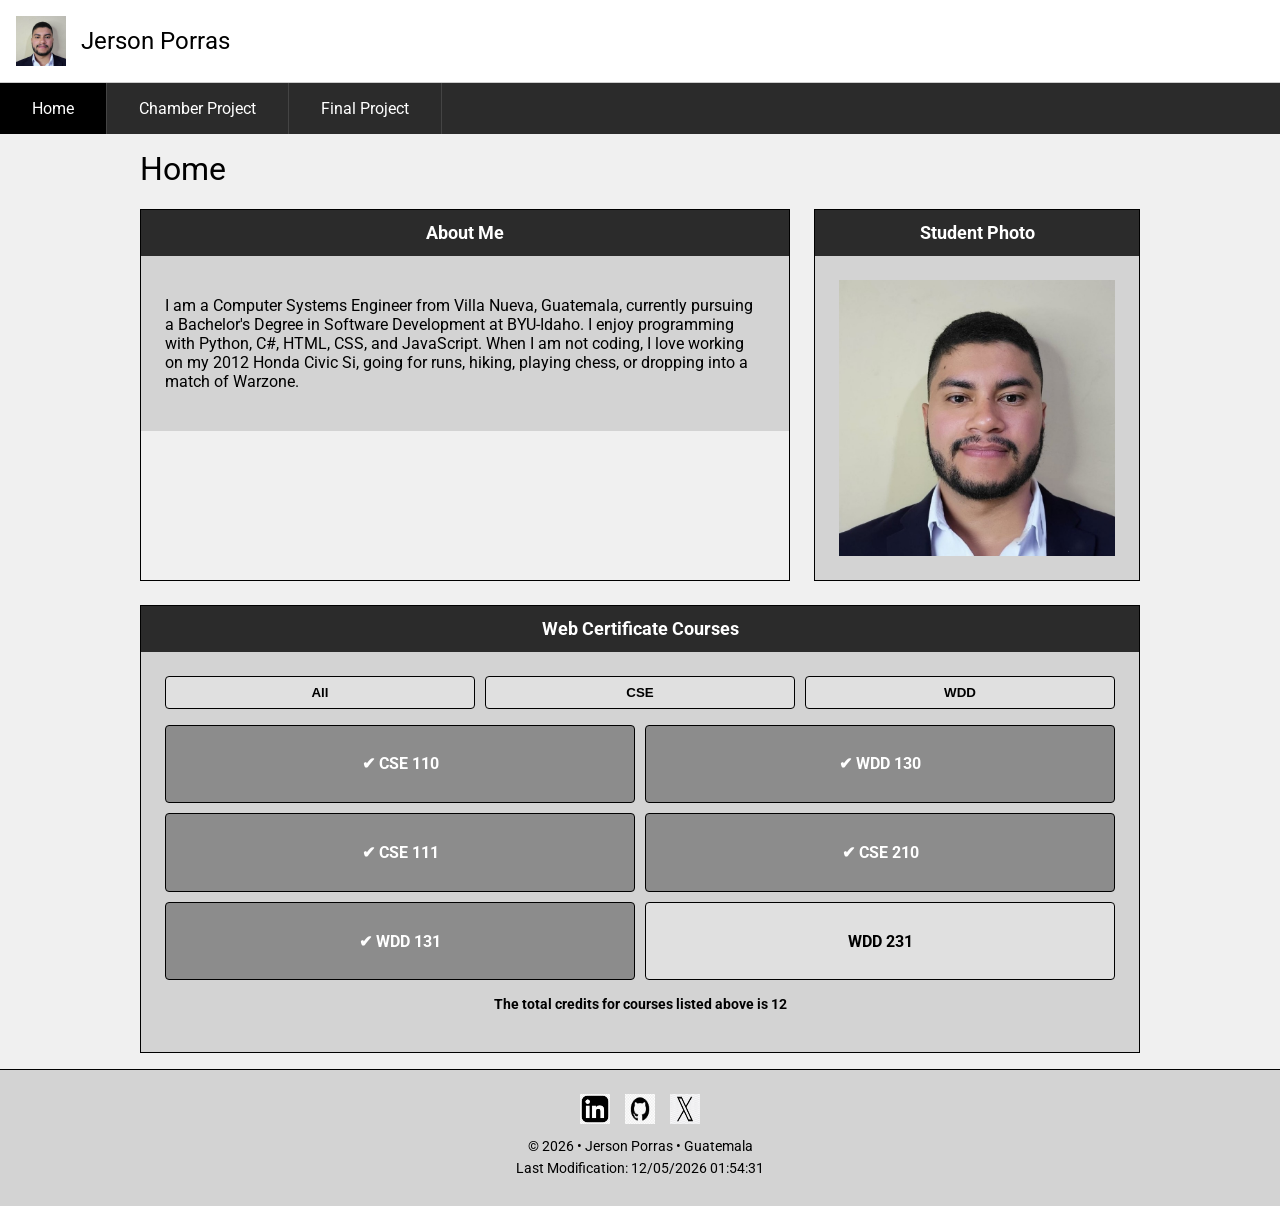
<file: index.html>
<!DOCTYPE html>
<html lang="en">
<head>
    <meta charset="UTF-8">
    <meta name="viewport" content="width=device-width, initial-scale=1.0">
    <meta name="description" content="WDD 231 Course Home Page for Jerson Porras, a Software Development student at BYU-Idaho, showcasing frontend web development projects and certificates.">
    <meta name="author" content="Jerson Porras">
    <title>Jerson Porras - WDD 231 Course Home Page</title>
    <link rel="preconnect" href="https://fonts.googleapis.com">
    <link rel="preconnect" href="https://fonts.gstatic.com" crossorigin>
    <link href="https://fonts.googleapis.com/css2?family=Roboto:wght@400;700&display=swap" rel="stylesheet">
    <link rel="stylesheet" href="styles/small.css">
    <link rel="stylesheet" href="styles/larger.css">
    <script src="scripts/navigation.js" defer></script>
    <script src="scripts/date.js" defer></script>
    <script src="scripts/course.js" defer></script>
</head>
<body>
    <header>
        <div class="header-logo">
            <img src="images/profilepic.jpg" alt="Jerson Porras" width="50" height="50">
            <span>Jerson Porras</span>
        </div>
        <button id="menu-button" aria-label="Open Navigation">&#9776;</button>
    </header>

   <nav>
        <ul id="nav-menu">
            <li><a href="#" class="active">Home</a></li>
            <li><a href="chamber/index.html">Chamber Project</a></li>
            <li><a href="FinalProject/index.html">Final Project</a></li>
        </ul>
    </nav>

    <main>
        <h1>Home</h1>
        
        <div class="top-content">
            <section class="card about-card">
                <h2>About Me</h2>
                <div class="card-body">
                    <p>I am a Computer Systems Engineer from Villa Nueva, Guatemala, currently pursuing a Bachelor's Degree in Software Development at BYU-Idaho. I enjoy programming with Python, C#, HTML, CSS, and JavaScript. When I am not coding, I love working on my 2012 Honda Civic Si, going for runs, hiking, playing chess, or dropping into a match of Warzone.</p>
                </div>
            </section>

            <section class="card photo-card">
                <h2>Student Photo</h2>
                <div class="card-body">
                    <img src="images/profilepic.jpg" alt="Jerson Porras">
                </div>
            </section>
        </div>

        <section class="card courses-card">
            <h2>Web Certificate Courses</h2>
            <div class="card-body">
                <div class="filter-buttons">
                    <button id="btn-all">All</button>
                    <button id="btn-cse">CSE</button>
                    <button id="btn-wdd">WDD</button>
                </div>
                <div id="course-list">
                </div>
                <p class="credits-tally">The total credits for courses listed above is <span id="total-credits">0</span></p>
            </div>
        </section>
    </main>

    <footer>
        <div class="social-links">
            <a href="https://linkedin.com/" target="_blank">
                <img src="images/linkedin.png" alt="LinkedIn Profile" width="30" height="30">
            </a>
            <a href="https://github.com/" target="_blank">
                <img src="images/github.png" alt="GitHub Profile" width="30" height="30">
            </a>
            <a href="https://twitter.com/" target="_blank">
                <img src="images/ximage.jpg" alt="X Twitter Profile" width="30" height="30">
            </a>
        </div>
        <p>&copy; <span id="currentyear"></span> &bull; Jerson Porras &bull; Guatemala</p>
        <p id="lastModified"></p>
    </footer>
</body>
</html>
</file>
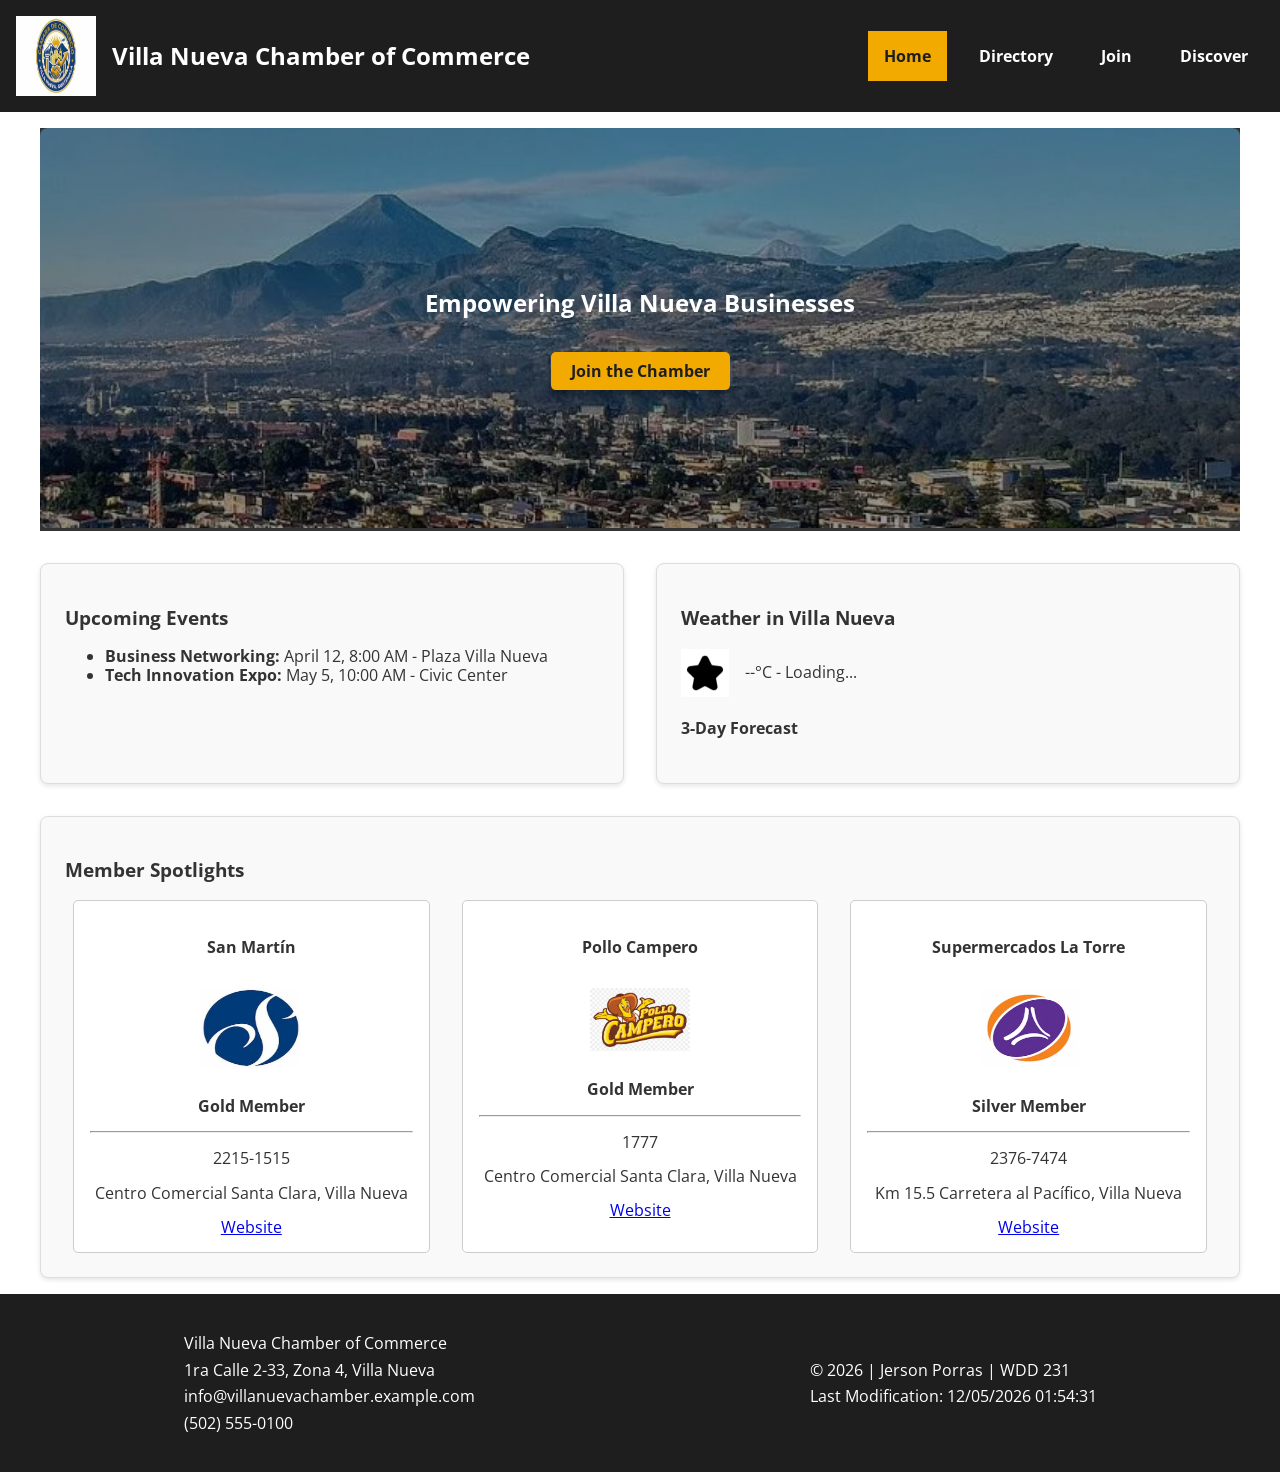
<file: chamber/index.html>
<!DOCTYPE html>
<html lang="en">
<head>
    <meta charset="UTF-8">
    <meta name="viewport" content="width=device-width, initial-scale=1.0">
    <title>Villa Nueva Chamber of Commerce - Home</title>
    <meta name="description" content="Welcome to the Villa Nueva Chamber of Commerce. Discover local businesses, events, and community resources.">
    <meta name="author" content="Jerson Porras">
    
    <meta property="og:title" content="Villa Nueva Chamber of Commerce">
    <meta property="og:description" content="Empowering businesses in Villa Nueva. Join us today.">
    <meta property="og:image" content="https://jersonprs31.github.io/wdd231/chamber/social-image.jpg">
    <meta property="og:url" content="https://jersonprs31.github.io/wdd231/chamber/index.html">
    <meta property="og:type" content="website">

    <link rel="icon" href="images/favicon.ico" type="image/x-icon">
    
    <link rel="preconnect" href="https://fonts.googleapis.com">
    <link rel="preconnect" href="https://fonts.gstatic.com" crossorigin>
    <link href="https://fonts.googleapis.com/css2?family=Open+Sans:wght@400;700&display=swap" rel="stylesheet">
    
    <link rel="stylesheet" href="styles/normalize.css">
    <link rel="stylesheet" href="styles/small.css">
    <link rel="stylesheet" href="styles/larger.css">
    
    <script src="scripts/scripts.js" defer></script>
</head>
<body>
    <header>
        <div class="logo-box">
            <img src="images/logo.webp" alt="Villa Nueva Chamber Logo" width="80" height="80">
            <h1>Villa Nueva Chamber of Commerce</h1>
        </div>
        <button id="menu-btn" aria-label="Toggle Menu">&#9776;</button>
        <nav id="primary-nav">
            <ul>
                <li><a href="index.html" class="active">Home</a></li>
                <li><a href="directory.html">Directory</a></li>
                <li><a href="join.html">Join</a></li>
                <li><a href="discover.html">Discover</a></li>
            </ul>
        </nav>
    </header>

    <main>
        <div class="hero">
            <picture>
                <img src="images/hero.webp" alt="Villa Nueva Cityscape" width="1200" height="400" loading="lazy">
            </picture>
            <div class="hero-content">
                <h2>Empowering Villa Nueva Businesses</h2>
                <a href="join.html" class="cta-button">Join the Chamber</a>
            </div>
        </div>

        <div class="home-grid">
            <section class="events-section">
                <h3>Upcoming Events</h3>
                <ul>
                    <li><strong>Business Networking:</strong> April 12, 8:00 AM - Plaza Villa Nueva</li>
                    <li><strong>Tech Innovation Expo:</strong> May 5, 10:00 AM - Civic Center</li>
                </ul>
            </section>

            <section class="weather-section">
                <h3>Weather in Villa Nueva</h3>
                <div id="current-weather">
                    <img id="weather-icon" src="images/favicon.ico" alt="Weather Icon">
                    <p><span id="current-temp">--</span>&deg;C - <span id="weather-desc">Loading...</span></p>
                </div>
                <h4>3-Day Forecast</h4>
                <div id="forecast-container">
                </div>
            </section>

            <section class="spotlights-section">
                <h3>Member Spotlights</h3>
                <div id="spotlights-container" class="spotlights-grid">
                </div>
            </section>
        </div>
    </main>

    <footer>
        <div class="footer-info">
            <p>Villa Nueva Chamber of Commerce</p>
            <p>1ra Calle 2-33, Zona 4, Villa Nueva</p>
            <p>info@villanuevachamber.example.com</p>
            <p>(502) 555-0100</p>
        </div>
        <div class="footer-dev">
            <p>&copy; <span id="currentyear"></span> | Jerson Porras | WDD 231</p>
            <p>Last Modification: <span id="lastModified"></span></p>
        </div>
    </footer>
</body>
</html>
</file>
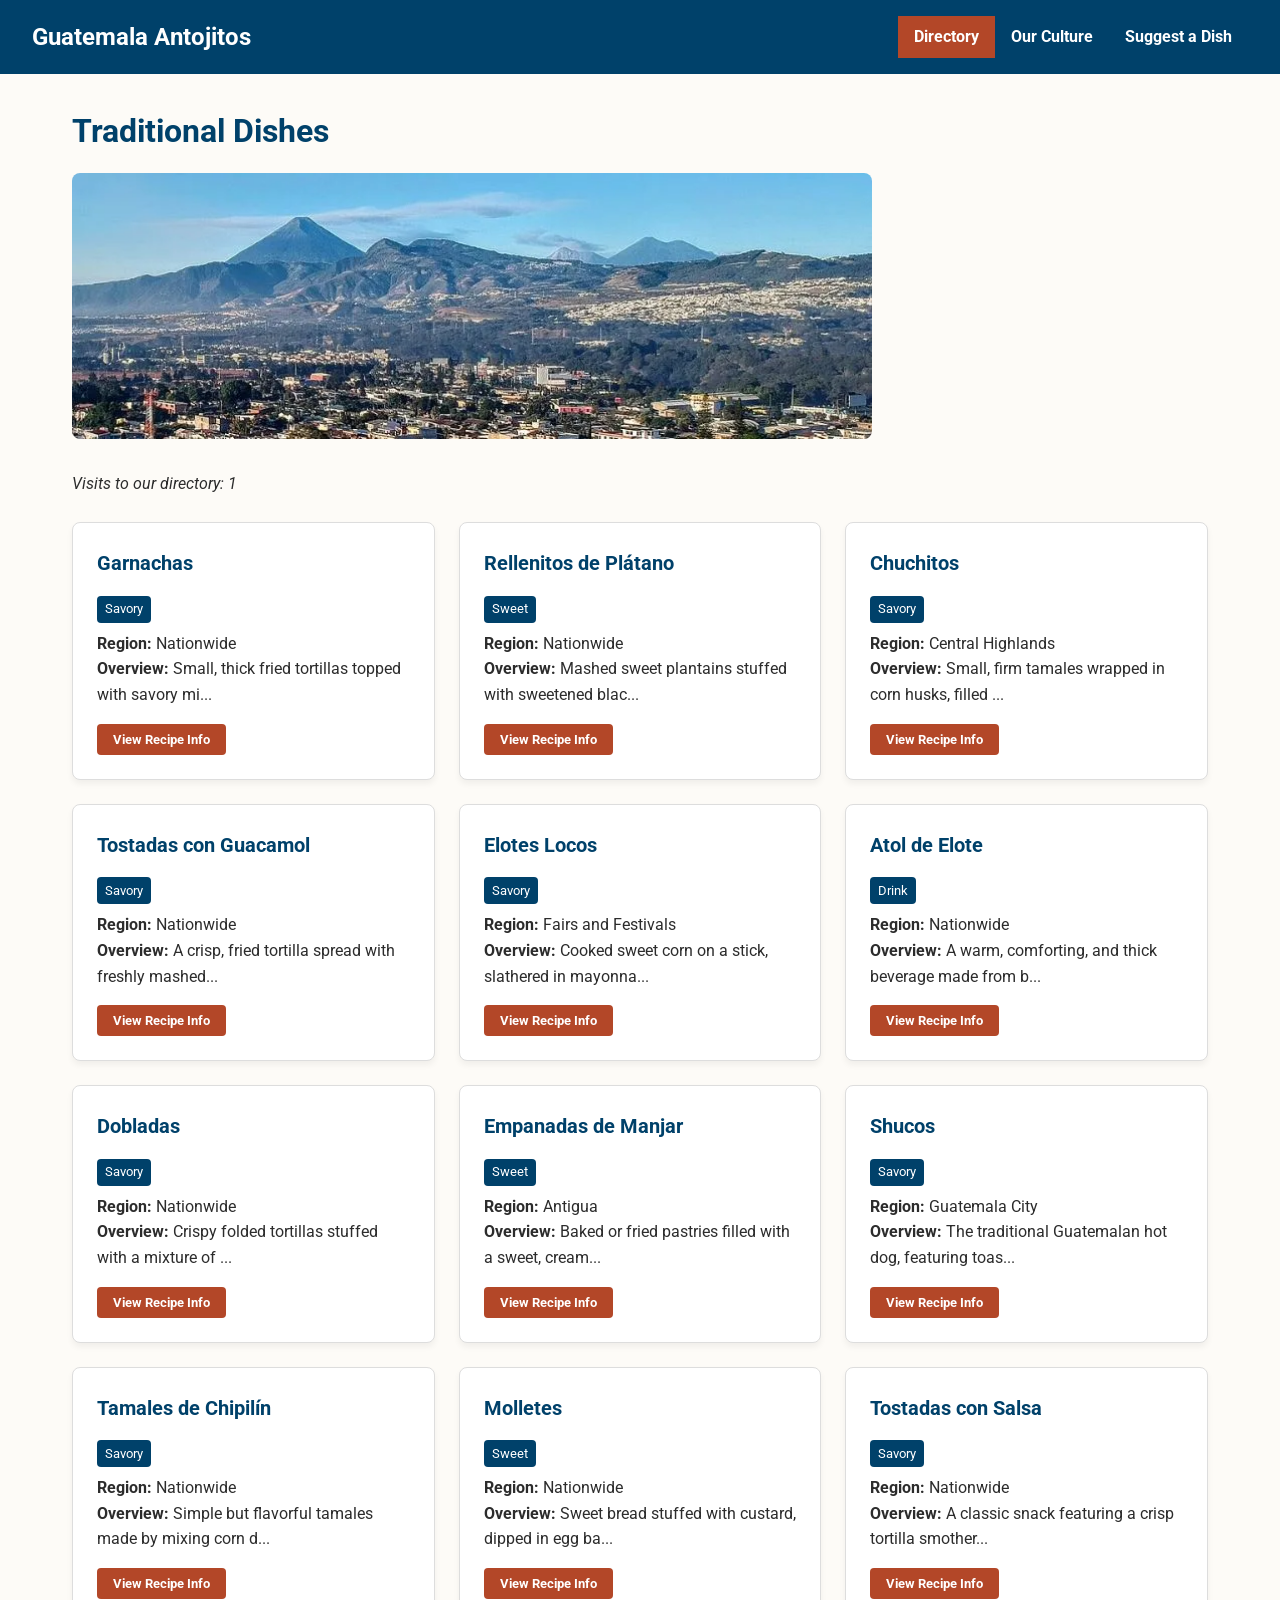
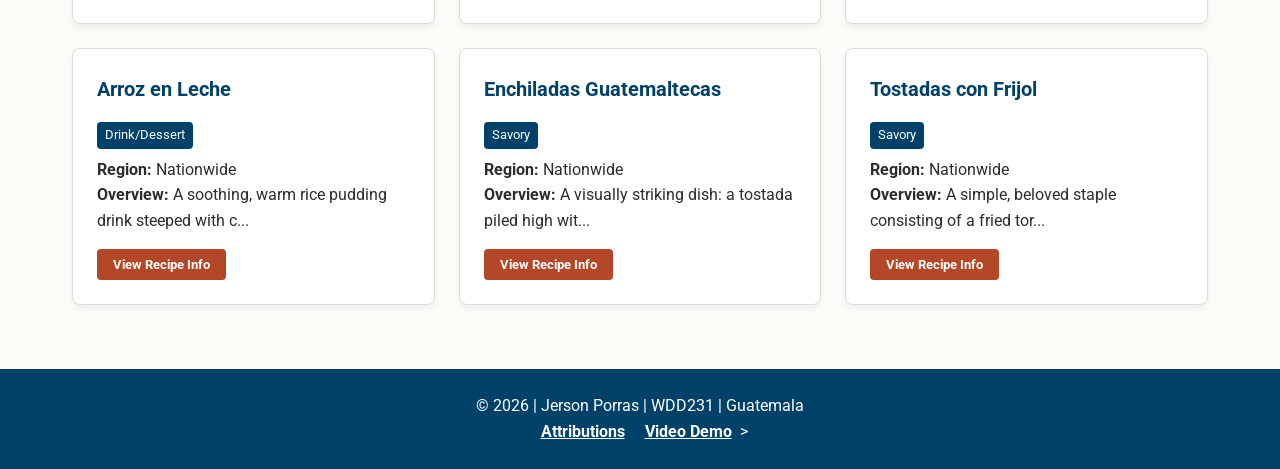
<file: FinalProject/index.html>
<!DOCTYPE html>
<html lang="en">
<head>
    <meta charset="UTF-8">
    <meta name="viewport" content="width=device-width, initial-scale=1.0">
    <title>Guatemala Antojitos | Directory</title>
    <meta name="description" content="Discover and celebrate authentic Guatemalan street food, snacks, and traditional appetizers in our interactive culinary directory.">
    <meta name="author" content="Jerson Porras">
    <meta property="og:title" content="Guatemala Antojitos | Authentic Street Food">
    <meta property="og:type" content="website">
    <meta property="og:image" content="https://jersonprs31.github.io/wdd231/FinalProject/images/hero.jpg">
    <meta property="og:url" content="https://jersonprs31.github.io/wdd231/FinalProject/index.html">
    <meta property="og:description" content="Discover and celebrate authentic Guatemalan street food, snacks, and traditional appetizers in our interactive culinary directory.">
    <link rel="icon" href="images/favicon.ico" type="image/x-icon">
    <link rel="preconnect" href="https://fonts.googleapis.com">
    <link rel="preconnect" href="https://fonts.gstatic.com" crossorigin>
    <link href="https://fonts.googleapis.com/css2?family=Roboto:wght@400;700&display=swap" rel="stylesheet">
    <link rel="stylesheet" href="styles/styles.css">
    <link rel="stylesheet" href="styles/larger.css">
    <script type="module" src="scripts/main.js"></script>
</head>
<body>
    <header>
        <div class="site-title">Guatemala Antojitos</div>
        <button id="hamburger-menu" aria-label="Open Navigation">&#9776;</button>
        <nav id="primary-nav">
            <ul>
                <li><a href="index.html" class="active">Directory</a></li>
                <li><a href="details.html">Our Culture</a></li>
                <li><a href="contact.html">Suggest a Dish</a></li>
            </ul>
        </nav>
    </header>

    <main>
        <h1>Traditional Dishes</h1>
        
        <img src="images/hero.webp" alt="A variety of delicious Guatemalan antojitos" width="800" height="400" loading="lazy" class="hero-img">
        
        <p id="visit-counter"></p>
        <div id="data-container" class="grid-layout"></div>

        <dialog id="info-modal">
            <h2 id="modal-title"></h2>
            <p id="modal-desc"></p>
            <p id="modal-ingredients"></p>
            <button id="close-modal">Close</button>
        </dialog>
    </main>

    <footer>
        <p>&copy; 2026 | Jerson Porras | WDD231 | Guatemala</p>
        <a href="attributions.html">Attributions</a>
        <a href="https://www.loom.com/share/077d96fbfaeb414eab3be938324735cf" target="_blank">Video Demo</a>>
    </footer>
</body>
</html>
</file>
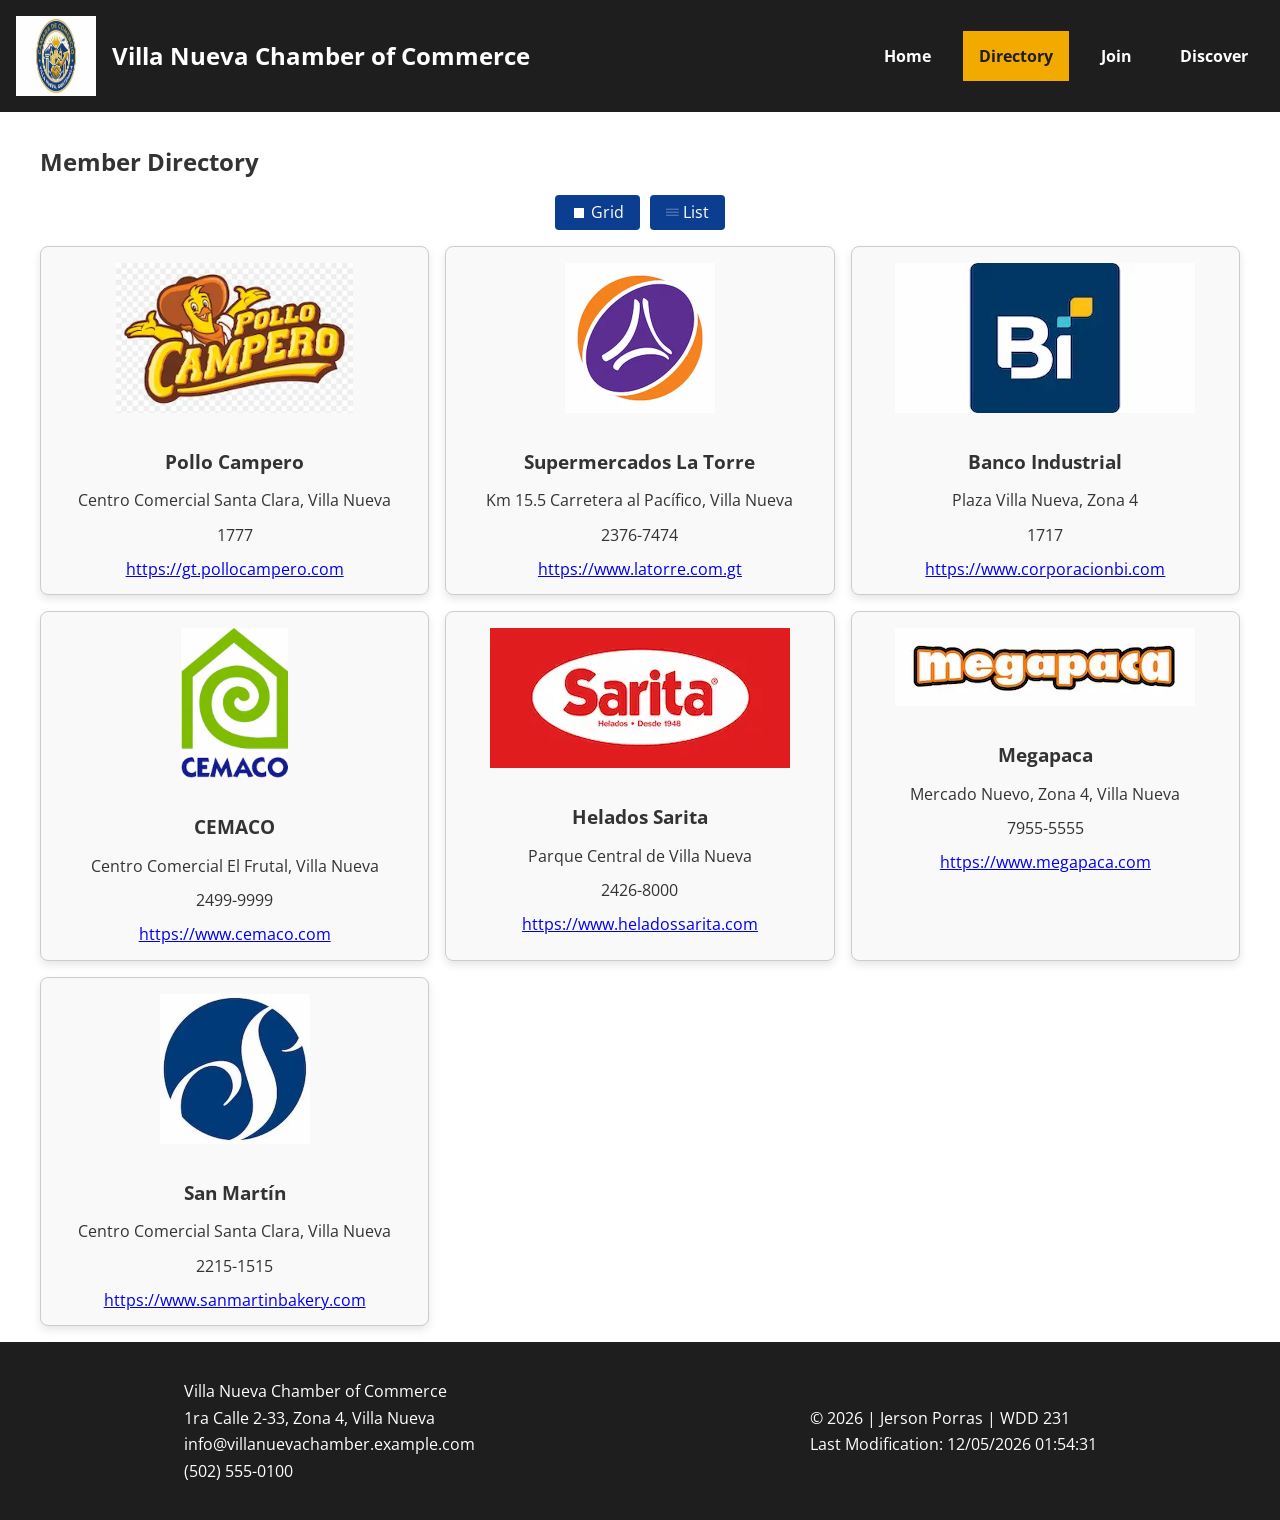
<file: chamber/directory.html>
<!DOCTYPE html>
<html lang="en">
<head>
    <meta charset="UTF-8">
    <meta name="viewport" content="width=device-width, initial-scale=1.0">
    <title>Villa Nueva Chamber of Commerce - Directory</title>
    <meta name="description" content="Business directory for the Villa Nueva Chamber of Commerce. Find local businesses and services.">
    <meta name="author" content="Jerson Porras">
    
    <meta property="og:title" content="Villa Nueva Chamber of Commerce Directory">
    <meta property="og:description" content="Explore the member directory of the Villa Nueva Chamber of Commerce.">
    <meta property="og:image" content="https://jersonprs31.github.io/wdd231/chamber/social-image.jpg">
    <meta property="og:url" content="https://jersonprs31.github.io/wdd231/chamber/directory.html">
    <meta property="og:type" content="website">

    <link rel="icon" href="images/favicon.ico" type="image/x-icon">
    
    <link rel="preconnect" href="https://fonts.googleapis.com">
    <link rel="preconnect" href="https://fonts.gstatic.com" crossorigin>
    <link href="https://fonts.googleapis.com/css2?family=Open+Sans:wght@400;700&display=swap" rel="stylesheet">
    
    <link rel="stylesheet" href="styles/normalize.css">
    <link rel="stylesheet" href="styles/small.css">
    <link rel="stylesheet" href="styles/larger.css">
    
    <script src="scripts/scripts.js" defer></script>
</head>
<body>
    <header>
        <div class="logo-box">
            <img src="images/logo.webp" alt="Villa Nueva Chamber Logo" width="80" height="80">
            <h1>Villa Nueva Chamber of Commerce</h1>
        </div>
        <button id="menu-btn" aria-label="Toggle Menu">&#9776;</button>
        <nav id="primary-nav">
            <ul>
                <li><a href="index.html">Home</a></li>
                <li><a href="directory.html" class="active">Directory</a></li>
                <li><a href="join.html">Join</a></li>
                <li><a href="discover.html">Discover</a></li>
            </ul>
        </nav>
    </header>

    <main>
        <h2>Member Directory</h2>
        <div class="toggle-buttons">
            <button id="grid-btn" aria-label="Grid View">⏹ Grid</button>
            <button id="list-btn" aria-label="List View">𝄘 List</button>
        </div>
        
        <div id="members-container" class="grid"></div>
    </main>

    <footer>
        <div class="footer-info">
            <p>Villa Nueva Chamber of Commerce</p>
            <p>1ra Calle 2-33, Zona 4, Villa Nueva</p>
            <p>info@villanuevachamber.example.com</p>
            <p>(502) 555-0100</p>
        </div>
        <div class="footer-dev">
            <p>&copy; <span id="currentyear"></span> | Jerson Porras | WDD 231</p>
            <p>Last Modification: <span id="lastModified"></span></p>
        </div>
    </footer>
</body>
</html>
</file>
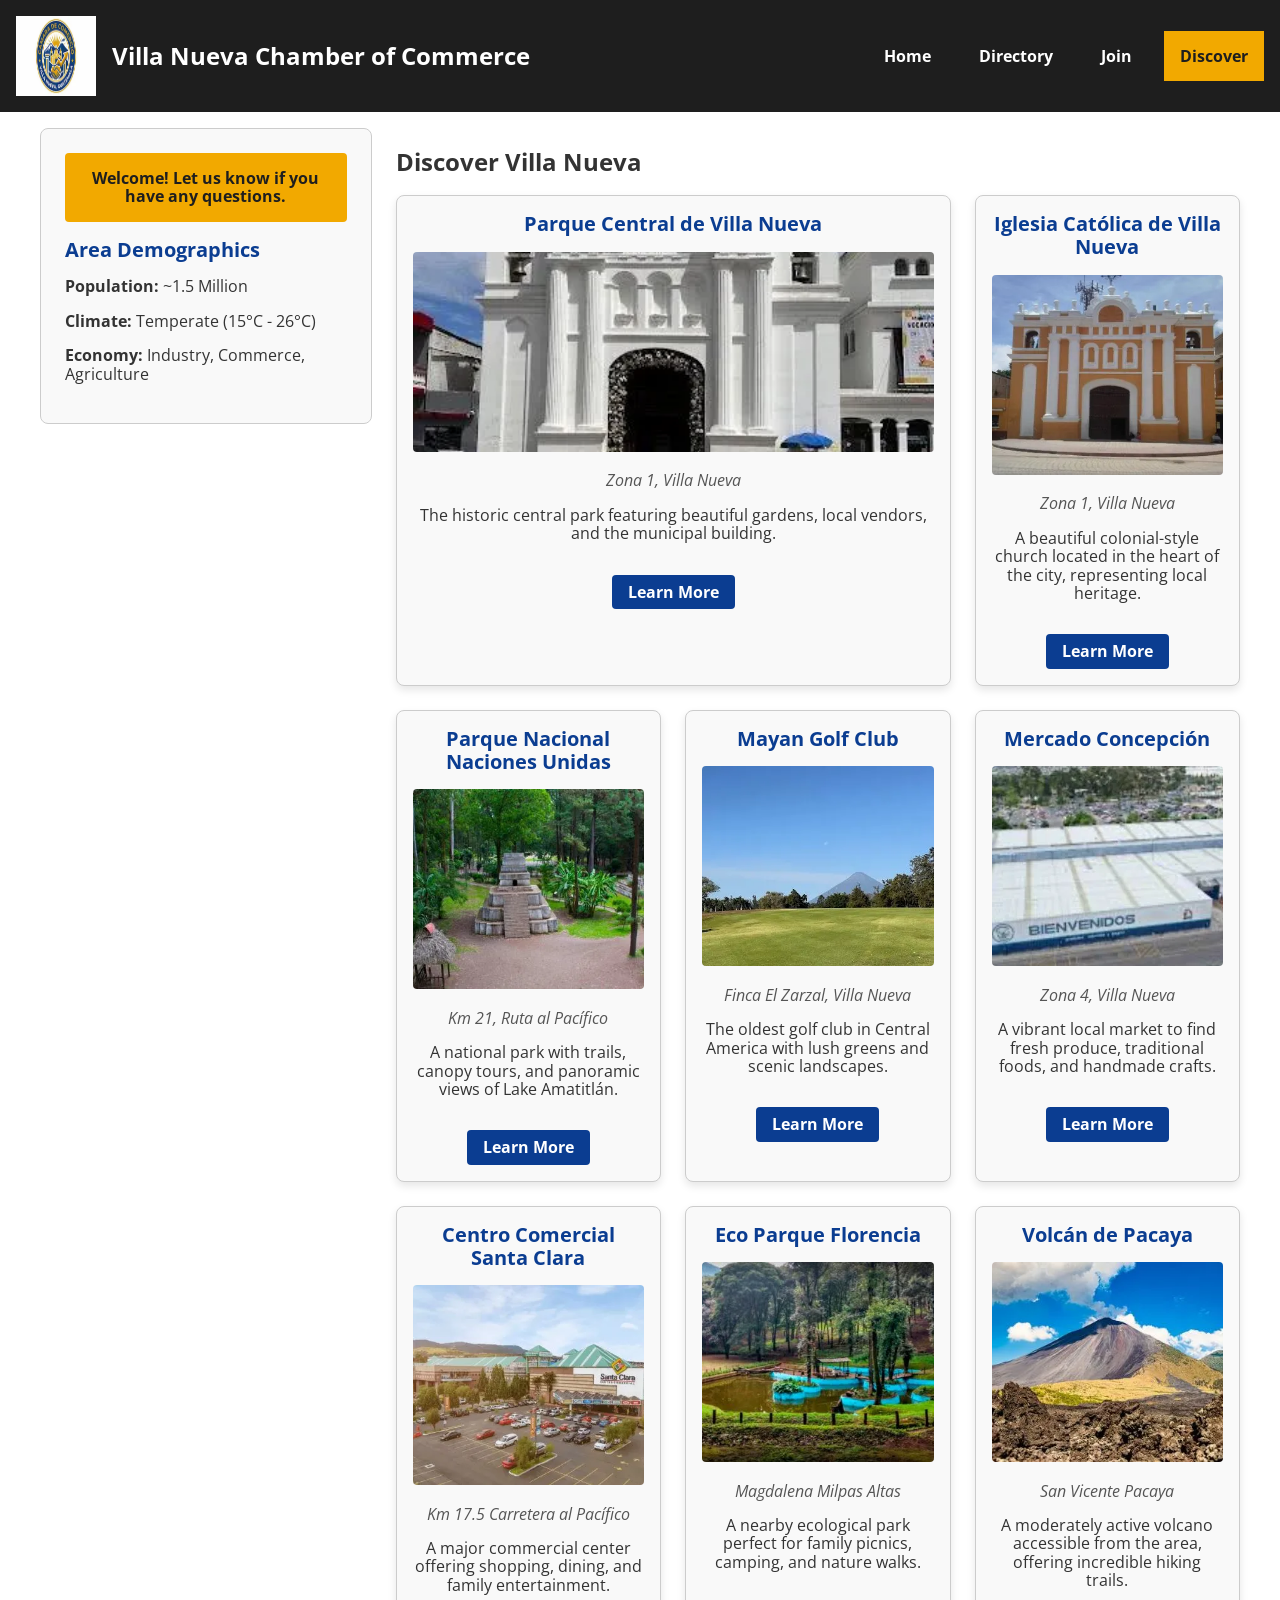
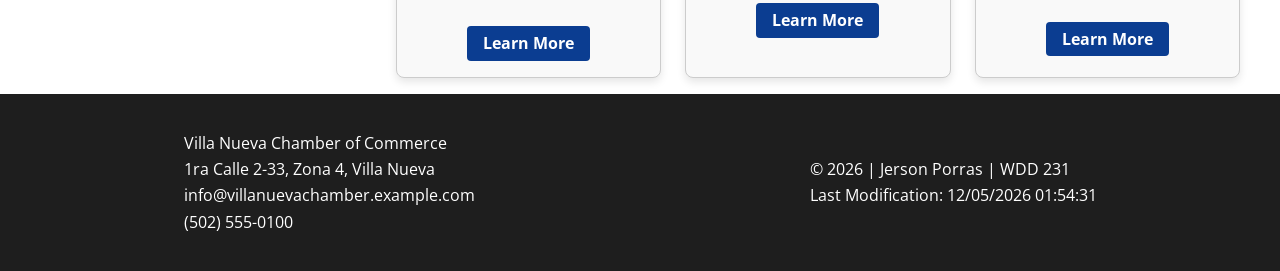
<file: chamber/discover.html>
<!DOCTYPE html>
<html lang="en">
<head>
    <meta charset="UTF-8">
    <meta name="viewport" content="width=device-width, initial-scale=1.0">
    <title>Villa Nueva Chamber of Commerce - Discover</title>
    <meta name="description" content="Discover items of interest, attractions, and demographics in the Villa Nueva area.">
    <meta name="author" content="Jerson Porras">
    
    <meta property="og:title" content="Discover Villa Nueva">
    <meta property="og:description" content="Explore attractions and information about Villa Nueva.">
    <meta property="og:image" content="https://jersonprs31.github.io/wdd231/chamber/social-image.jpg">
    <meta property="og:url" content="https://jersonprs31.github.io/wdd231/chamber/discover.html">
    <meta property="og:type" content="website">

    <link rel="icon" href="images/favicon.ico" type="image/x-icon">
    
    <link rel="preconnect" href="https://fonts.googleapis.com">
    <link rel="preconnect" href="https://fonts.gstatic.com" crossorigin>
    <link href="https://fonts.googleapis.com/css2?family=Open+Sans:wght@400;700&display=swap" rel="stylesheet">
    
    <link rel="stylesheet" href="styles/normalize.css">
    <link rel="stylesheet" href="styles/small.css">
    <link rel="stylesheet" href="styles/larger.css">
    
    <script src="scripts/scripts.js" defer></script>
    <script type="module" src="scripts/discover.js"></script>
</head>
<body>
    <header>
        <div class="logo-box">
            <img src="images/logo.webp" alt="Villa Nueva Chamber Logo" width="80" height="80">
            <h1>Villa Nueva Chamber of Commerce</h1>
        </div>
        <button id="menu-btn" aria-label="Toggle Menu">&#9776;</button>
        <nav id="primary-nav">
            <ul>
                <li><a href="index.html">Home</a></li>
                <li><a href="directory.html">Directory</a></li>
                <li><a href="join.html">Join</a></li>
                <li><a href="discover.html" class="active">Discover</a></li>
            </ul>
        </nav>
    </header>

    <main class="discover-main">
        <div class="sidebar">
            <div id="visit-message" class="visit-message"></div>
            <div class="demographics">
                <h2>Area Demographics</h2>
                <p><strong>Population:</strong> ~1.5 Million</p>
                <p><strong>Climate:</strong> Temperate (15°C - 26°C)</p>
                <p><strong>Economy:</strong> Industry, Commerce, Agriculture</p>
            </div>
        </div>
        
        <div class="content-area">
            <h2>Discover Villa Nueva</h2>
            <div id="discover-container" class="discover-grid"></div>
        </div>
    </main>

    <footer>
        <div class="footer-info">
            <p>Villa Nueva Chamber of Commerce</p>
            <p>1ra Calle 2-33, Zona 4, Villa Nueva</p>
            <p>info@villanuevachamber.example.com</p>
            <p>(502) 555-0100</p>
        </div>
        <div class="footer-dev">
            <p>&copy; <span id="currentyear"></span> | Jerson Porras | WDD 231</p>
            <p>Last Modification: <span id="lastModified"></span></p>
        </div>
    </footer>
</body>
</html>
</file>
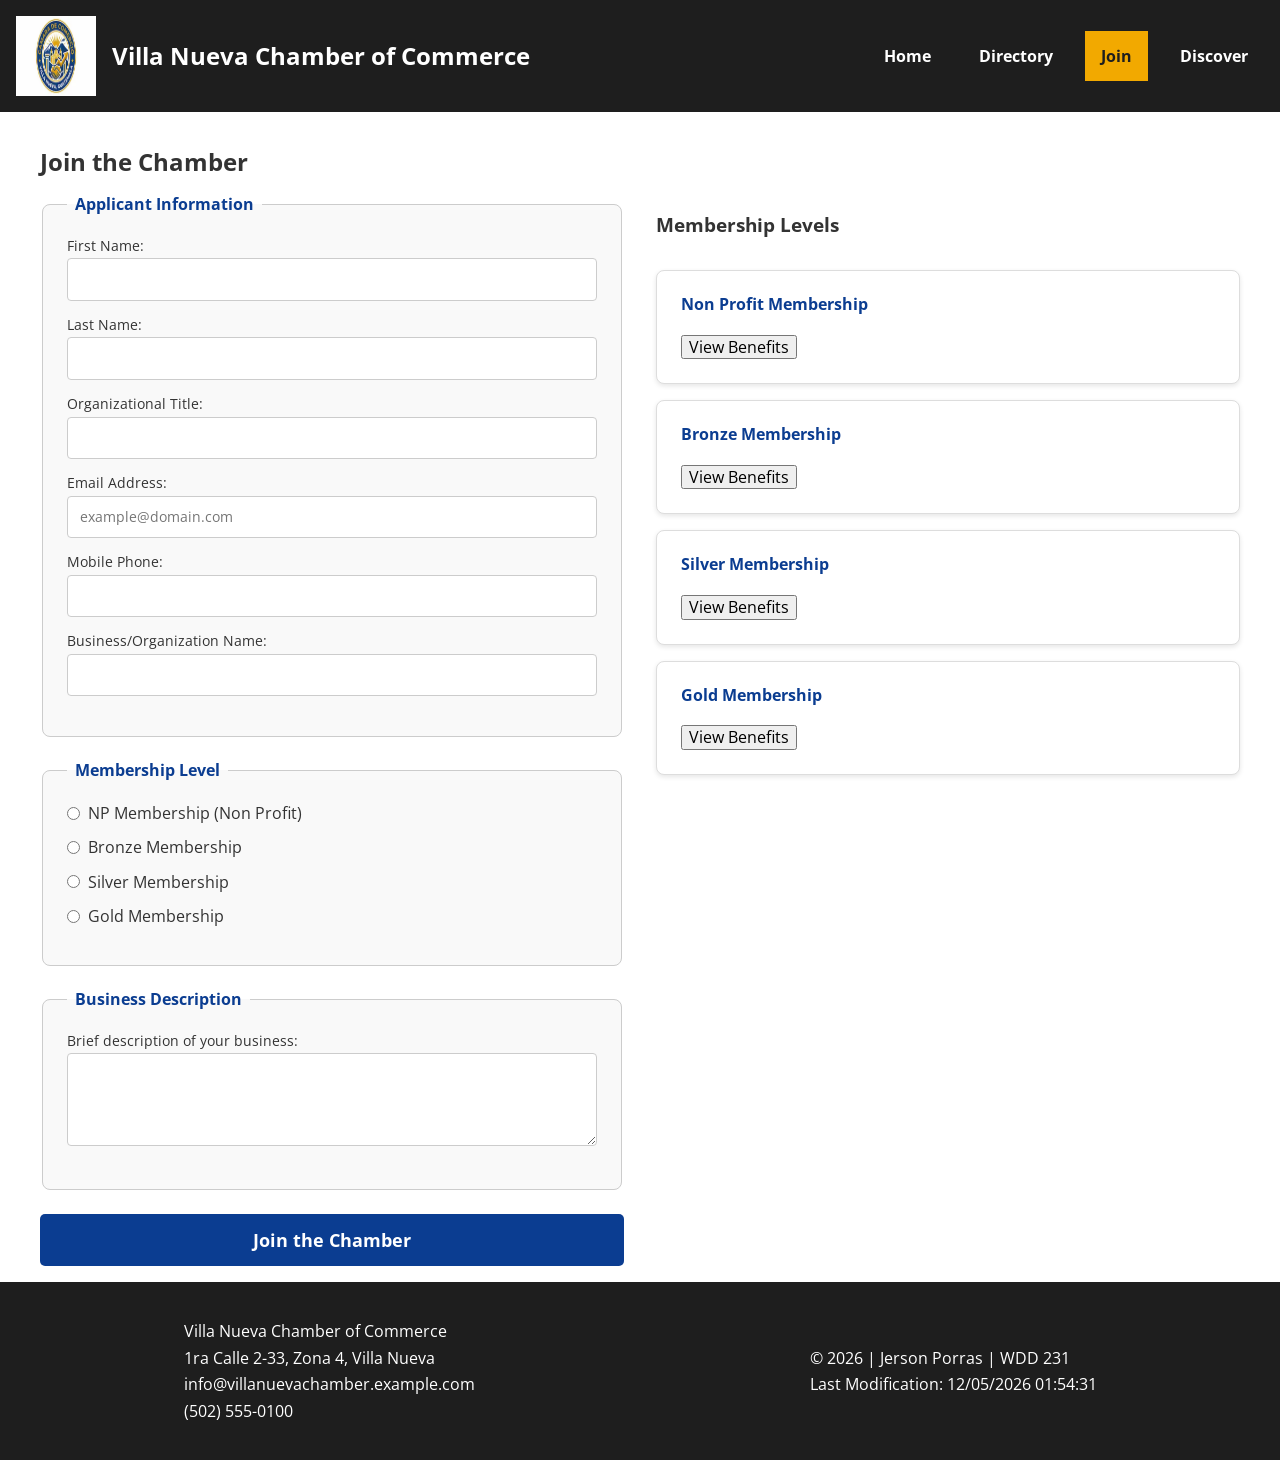
<file: chamber/join.html>
<!DOCTYPE html>
<html lang="en">
<head>
    <meta charset="UTF-8">
    <meta name="viewport" content="width=device-width, initial-scale=1.0">
    <title>Villa Nueva Chamber of Commerce - Join</title>
    <meta name="description" content="Join the Villa Nueva Chamber of Commerce to connect with local businesses and grow your network.">
    <meta name="author" content="Jerson Porras">
    
    <meta property="og:title" content="Join Villa Nueva Chamber of Commerce">
    <meta property="og:description" content="Become a member of the Villa Nueva Chamber of Commerce today.">
    <meta property="og:image" content="https://jersonprs31.github.io/wdd231/chamber/social-image.jpg">
    <meta property="og:url" content="https://jersonprs31.github.io/wdd231/chamber/join.html">
    <meta property="og:type" content="website">

    <link rel="icon" href="images/favicon.ico" type="image/x-icon">
    
    <link rel="preconnect" href="https://fonts.googleapis.com">
    <link rel="preconnect" href="https://fonts.gstatic.com" crossorigin>
    <link href="https://fonts.googleapis.com/css2?family=Open+Sans:wght@400;700&display=swap" rel="stylesheet">
    
    <link rel="stylesheet" href="styles/normalize.css">
    <link rel="stylesheet" href="styles/small.css">
    <link rel="stylesheet" href="styles/larger.css">
    
    <script src="scripts/scripts.js" defer></script>
</head>
<body>
    <header>
        <div class="logo-box">
            <img src="images/logo.webp" alt="Villa Nueva Chamber Logo" width="80" height="80">
            <h1>Villa Nueva Chamber of Commerce</h1>
        </div>
        <button id="menu-btn" aria-label="Toggle Menu">&#9776;</button>
        <nav id="primary-nav">
            <ul>
                <li><a href="index.html">Home</a></li>
                <li><a href="directory.html">Directory</a></li>
                <li><a href="join.html" class="active">Join</a></li>
                <li><a href="discover.html">Discover</a></li>
            </ul>
        </nav>
    </header>

    <main>
        <h2>Join the Chamber</h2>
        <div class="join-grid">
            <section class="form-section">
                <form method="get" action="thankyou.html">
                    <fieldset>
                        <legend>Applicant Information</legend>
                        <label>First Name:
                            <input type="text" name="fname" id="fname" title="First Name" required autocomplete="given-name">
                        </label>
                        <label>Last Name:
                            <input type="text" name="lname" id="lname" title="Last Name" required autocomplete="family-name">
                        </label>
                        <label>Organizational Title:
                            <input type="text" name="title" id="title" pattern="[A-Za-z \-]{7,}" title="Must be at least 7 characters long and contain only letters, spaces, and hyphens." required autocomplete="organization-title">
                        </label>
                        <label>Email Address:
                            <input type="email" name="email" id="email" title="Email Address" placeholder="example@domain.com" required autocomplete="email">
                        </label>
                        <label>Mobile Phone:
                            <input type="tel" name="phone" id="phone" title="Mobile Phone Number" required autocomplete="tel">
                        </label>
                        <label>Business/Organization Name:
                            <input type="text" name="bizname" id="bizname" title="Business or Organization Name" required autocomplete="organization">
                        </label>
                    </fieldset>

                    <fieldset>
                        <legend>Membership Level</legend>
                        <label class="radio-label">
                            <input type="radio" name="membership" value="np" required> NP Membership (Non Profit)
                        </label>
                        <label class="radio-label">
                            <input type="radio" name="membership" value="bronze"> Bronze Membership
                        </label>
                        <label class="radio-label">
                            <input type="radio" name="membership" value="silver"> Silver Membership
                        </label>
                        <label class="radio-label">
                            <input type="radio" name="membership" value="gold"> Gold Membership
                        </label>
                    </fieldset>

                    <fieldset>
                        <legend>Business Description</legend>
                        <label>Brief description of your business:
                            <textarea name="description" id="description" title="Business Description" rows="4"></textarea>
                        </label>
                    </fieldset>

                    <input type="hidden" name="timestamp" id="timestamp">
                    <input type="submit" value="Join the Chamber" class="submitBtn">
                </form>
            </section>

            <section class="membership-benefits">
                <h3>Membership Levels</h3>
                <div class="benefit-card">
                    <h4>Non Profit Membership</h4>
                    <button type="button" class="modal-btn" id="btn-np">View Benefits</button>
                </div>
                <div class="benefit-card">
                    <h4>Bronze Membership</h4>
                    <button type="button" class="modal-btn" id="btn-bronze">View Benefits</button>
                </div>
                <div class="benefit-card">
                    <h4>Silver Membership</h4>
                    <button type="button" class="modal-btn" id="btn-silver">View Benefits</button>
                </div>
                <div class="benefit-card">
                    <h4>Gold Membership</h4>
                    <button type="button" class="modal-btn" id="btn-gold">View Benefits</button>
                </div>
            </section>
        </div>

        <dialog id="dialog-np">
            <button class="close-modal" aria-label="Close Modal">❌</button>
            <h3>Non Profit Membership</h3>
            <p>Free for qualified non-profit organizations. Includes standard directory listing and access to networking events.</p>
        </dialog>

        <dialog id="dialog-bronze">
            <button class="close-modal" aria-label="Close Modal">❌</button>
            <h3>Bronze Membership</h3>
            <p>Standard level. Includes directory listing, access to member-only training, and standard event discounts.</p>
        </dialog>

        <dialog id="dialog-silver">
            <button class="close-modal" aria-label="Close Modal">❌</button>
            <h3>Silver Membership</h3>
            <p>Enhanced level. Includes priority directory listing, spot in home page spotlight rotation, and booth space at expo.</p>
        </dialog>

        <dialog id="dialog-gold">
            <button class="close-modal" aria-label="Close Modal">❌</button>
            <h3>Gold Membership</h3>
            <p>Premium level. Includes top-tier directory placement, guaranteed home page spotlight, event sponsorships, and VIP networking.</p>
        </dialog>

    </main>

    <footer>
        <div class="footer-info">
            <p>Villa Nueva Chamber of Commerce</p>
            <p>1ra Calle 2-33, Zona 4, Villa Nueva</p>
            <p>info@villanuevachamber.example.com</p>
            <p>(502) 555-0100</p>
        </div>
        <div class="footer-dev">
            <p>&copy; <span id="currentyear"></span> | Jerson Porras | WDD 231</p>
            <p>Last Modification: <span id="lastModified"></span></p>
        </div>
    </footer>
</body>
</html>
</file>
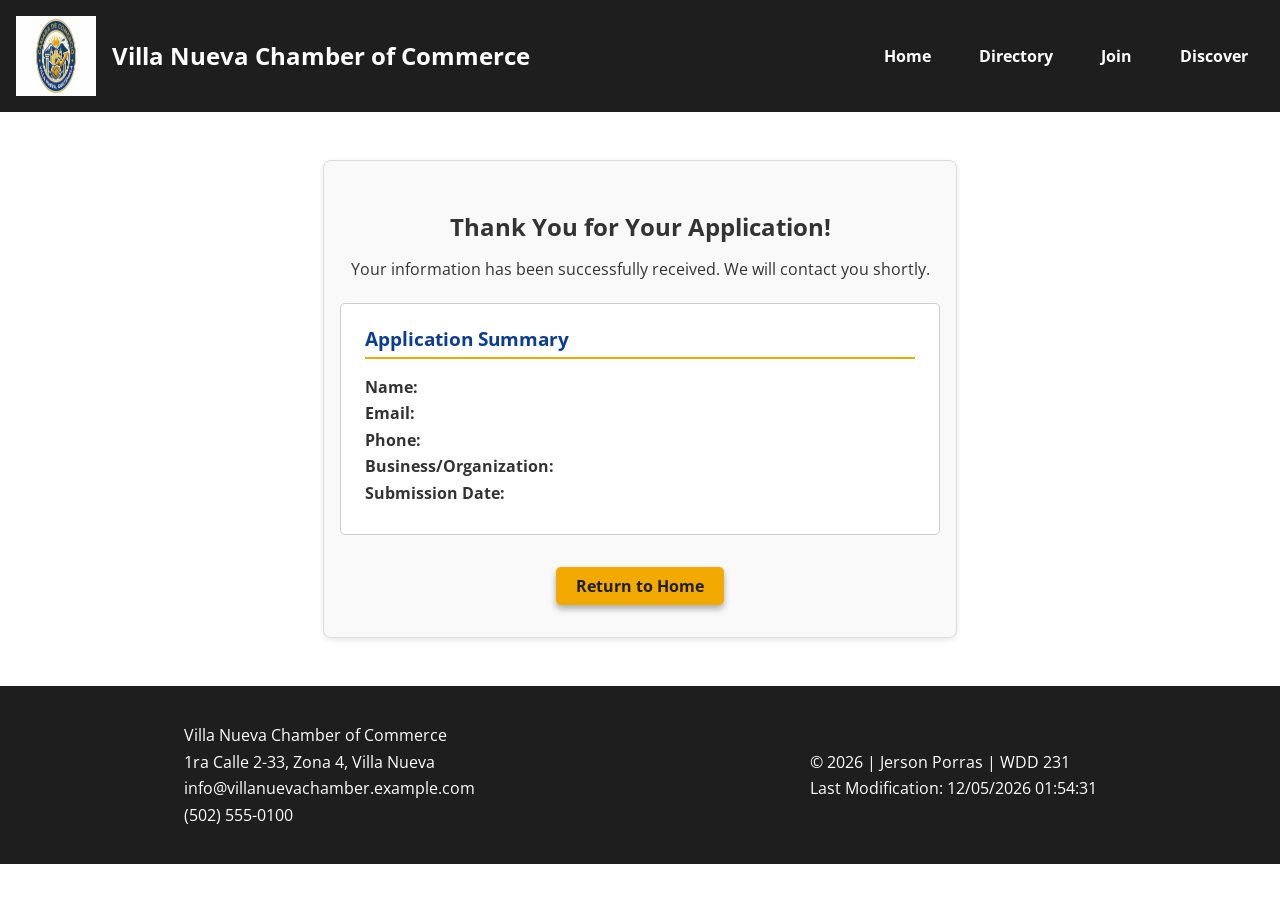
<file: chamber/thankyou.html>
<!DOCTYPE html>
<html lang="en">
<head>
    <meta charset="UTF-8">
    <meta name="viewport" content="width=device-width, initial-scale=1.0">
    <title>Villa Nueva Chamber of Commerce - Thank You</title>
    <meta name="description" content="Thank you for joining the Villa Nueva Chamber of Commerce.">
    <meta name="author" content="Jerson Porras">
    
    <meta property="og:title" content="Welcome to the Chamber">
    <meta property="og:description" content="Thank you for your membership application.">
    <meta property="og:image" content="https://jersonprs31.github.io/wdd231/chamber/social-image.jpg">
    <meta property="og:url" content="https://jersonprs31.github.io/wdd231/chamber/thankyou.html">
    <meta property="og:type" content="website">

    <link rel="icon" href="images/favicon.ico" type="image/x-icon">
    
    <link rel="preconnect" href="https://fonts.googleapis.com">
    <link rel="preconnect" href="https://fonts.gstatic.com" crossorigin>
    <link href="https://fonts.googleapis.com/css2?family=Open+Sans:wght@400;700&display=swap" rel="stylesheet">
    
    <link rel="stylesheet" href="styles/normalize.css">
    <link rel="stylesheet" href="styles/small.css">
    <link rel="stylesheet" href="styles/larger.css">
    
    <script src="scripts/scripts.js" defer></script>
</head>
<body>
    <header>
        <div class="logo-box">
            <img src="images/logo.webp" alt="Villa Nueva Chamber Logo" width="80" height="80">
            <h1>Villa Nueva Chamber of Commerce</h1>
        </div>
        <button id="menu-btn" aria-label="Toggle Menu">&#9776;</button>
        <nav id="primary-nav">
            <ul>
                <li><a href="index.html">Home</a></li>
                <li><a href="directory.html">Directory</a></li>
                <li><a href="join.html">Join</a></li>
                <li><a href="discover.html">Discover</a></li>
            </ul>
        </nav>
    </header>

    <main>
        <div class="thank-you-container">
            <h2>Thank You for Your Application!</h2>
            <p>Your information has been successfully received. We will contact you shortly.</p>
            
            <div class="submission-details">
                <h3>Application Summary</h3>
                <p><strong>Name:</strong> <span id="showFirst"></span> <span id="showLast"></span></p>
                <p><strong>Email:</strong> <span id="showEmail"></span></p>
                <p><strong>Phone:</strong> <span id="showPhone"></span></p>
                <p><strong>Business/Organization:</strong> <span id="showBusiness"></span></p>
                <p><strong>Submission Date:</strong> <span id="showDate"></span></p>
            </div>
            
            <a href="index.html" class="cta-button" style="margin-top: 2rem;">Return to Home</a>
        </div>
    </main>

    <footer>
        <div class="footer-info">
            <p>Villa Nueva Chamber of Commerce</p>
            <p>1ra Calle 2-33, Zona 4, Villa Nueva</p>
            <p>info@villanuevachamber.example.com</p>
            <p>(502) 555-0100</p>
        </div>
        <div class="footer-dev">
            <p>&copy; <span id="currentyear"></span> | Jerson Porras | WDD 231</p>
            <p>Last Modification: <span id="lastModified"></span></p>
        </div>
    </footer>
</body>
</html>
</file>
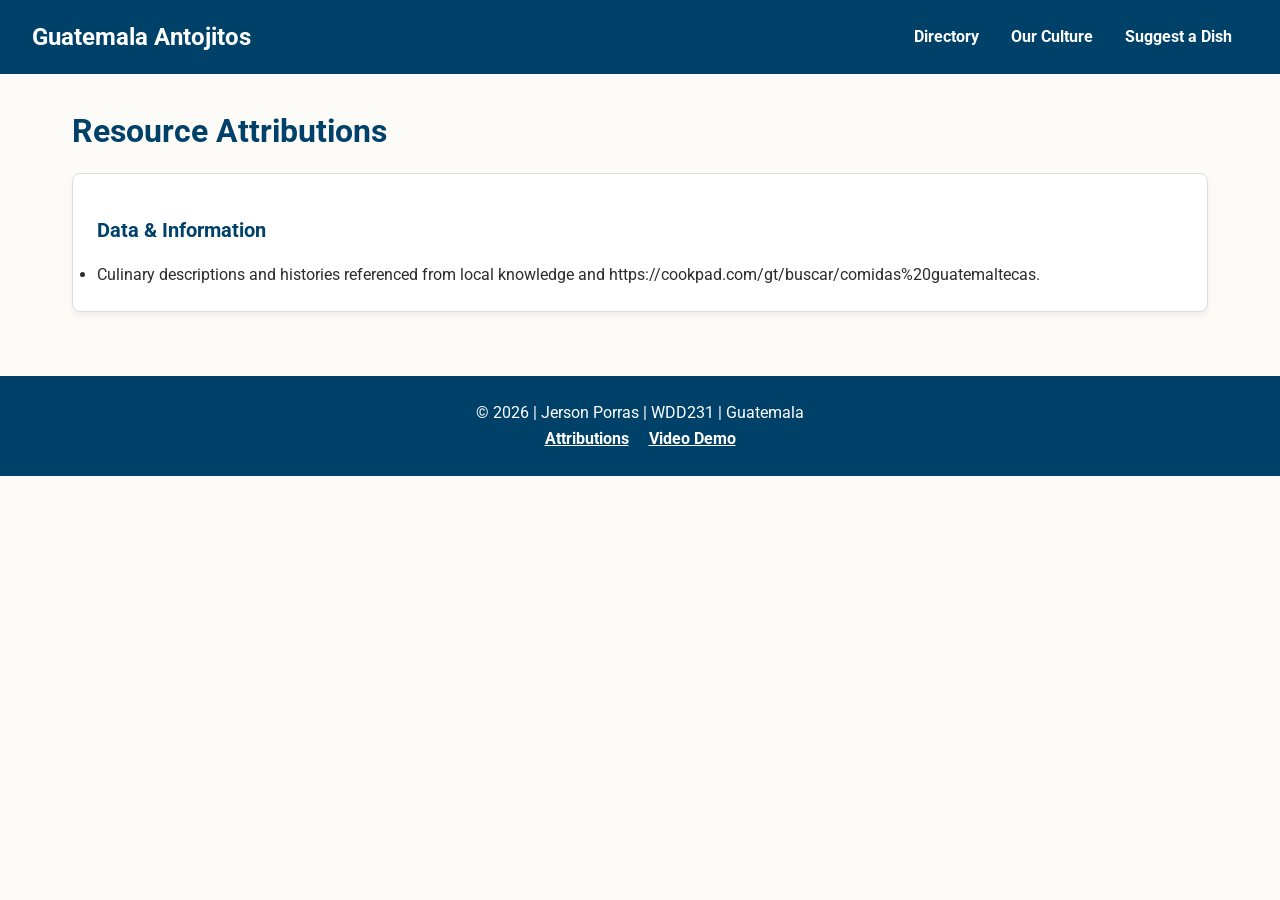
<file: FinalProject/attributions.html>
<!DOCTYPE html>
<html lang="en">
<head>
    <meta charset="UTF-8">
    <meta name="viewport" content="width=device-width, initial-scale=1.0">
    <title>Guatemala Antojitos | Attributions</title>
    <meta name="description" content="Resource attributions for the Guatemala Antojitos final project.">
    <meta name="author" content="Jerson Porras">
    <meta property="og:title" content="Attributions">
    <meta property="og:type" content="website">
    <meta property="og:image" content="https://jersonprs31.github.io/wdd231/FinalProject/images/hero.jpg">
    <meta property="og:url" content="https://jersonprs31.github.io/wdd231/FinalProject/attributions.html">
    <meta property="og:description" content="Resource attributions for the Guatemala Antojitos final project.">
    <link rel="icon" href="images/favicon.ico" type="image/x-icon">
    <link rel="preconnect" href="https://fonts.googleapis.com">
    <link rel="preconnect" href="https://fonts.gstatic.com" crossorigin>
    <link href="https://fonts.googleapis.com/css2?family=Roboto:wght@400;700&display=swap" rel="stylesheet">
    <link rel="stylesheet" href="styles/styles.css">
    <link rel="stylesheet" href="styles/larger.css">
    <script type="module" src="scripts/main.js"></script>
</head>
<body>
    <header>
        <div class="site-title">Guatemala Antojitos</div>
        <button id="hamburger-menu" aria-label="Open Navigation">&#9776;</button>
        <nav id="primary-nav">
            <ul>
                <li><a href="index.html">Directory</a></li>
                <li><a href="details.html">Our Culture</a></li>
                <li><a href="contact.html">Suggest a Dish</a></li>
            </ul>
        </nav>
    </header>

    <main>
        <h1>Resource Attributions</h1>
        <div class="card">
            <h2 class="mt-1">Data & Information</h2>
            <ul>
                <li>Culinary descriptions and histories referenced from local knowledge and https://cookpad.com/gt/buscar/comidas%20guatemaltecas.</li>
            </ul>
        </div>
    </main>

    <footer>
        <p>&copy; 2026 | Jerson Porras | WDD231 | Guatemala</p>
        <a href="attributions.html" class="active">Attributions</a>
        <a href="https://www.loom.com/share/077d96fbfaeb414eab3be938324735cf" target="_blank">Video Demo</a>
    </footer>
</body>
</html>
</file>
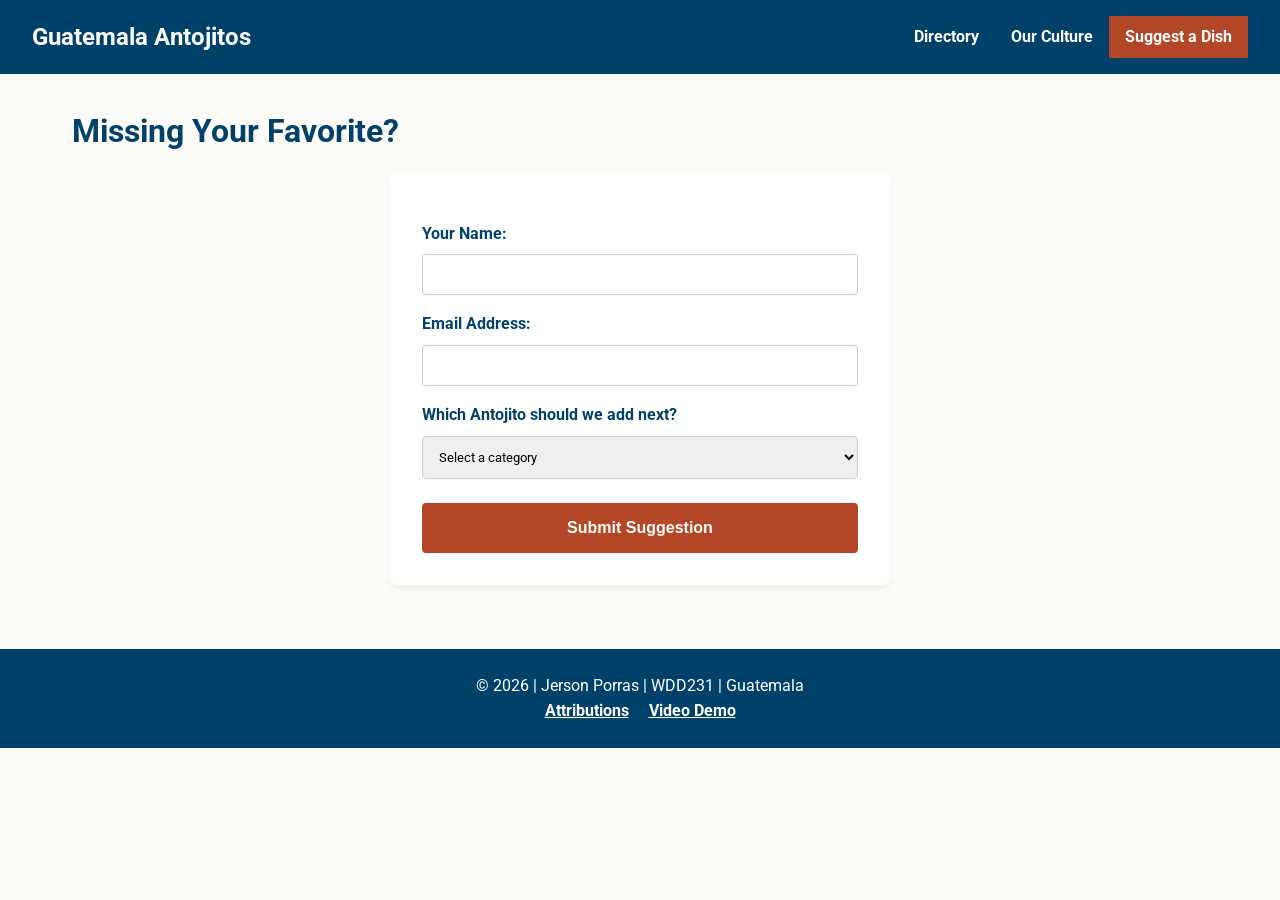
<file: FinalProject/contact.html>
<!DOCTYPE html>
<html lang="en">
<head>
    <meta charset="UTF-8">
    <meta name="viewport" content="width=device-width, initial-scale=1.0">
    <title>Guatemala Antojitos | Suggest a Dish</title>
    <meta name="description" content="Contact us to suggest your favorite Guatemalan antojito.">
    <meta name="author" content="Jerson Porras">
    <meta property="og:title" content="Suggest an Antojito">
    <meta property="og:type" content="website">
    <meta property="og:image" content="https://jersonprs31.github.io/wdd231/FinalProject/images/market.jpg">
    <meta property="og:url" content="https://jersonprs31.github.io/wdd231/FinalProject/contact.html">
    <meta property="og:description" content="Contact us to suggest your favorite Guatemalan antojito.">
    <link rel="icon" href="images/favicon.ico" type="image/x-icon">
    <link rel="preconnect" href="https://fonts.googleapis.com">
    <link rel="preconnect" href="https://fonts.gstatic.com" crossorigin>
    <link href="https://fonts.googleapis.com/css2?family=Roboto:wght@400;700&display=swap" rel="stylesheet">
    <link rel="stylesheet" href="styles/styles.css">
    <link rel="stylesheet" href="styles/larger.css">
    <script type="module" src="scripts/main.js"></script>
</head>
<body>
    <header>
        <div class="site-title">Guatemala Antojitos</div>
        <button id="hamburger-menu" aria-label="Open Navigation">&#9776;</button>
        <nav id="primary-nav">
            <ul>
                <li><a href="index.html">Directory</a></li>
                <li><a href="details.html">Our Culture</a></li>
                <li><a href="contact.html" class="active">Suggest a Dish</a></li>
            </ul>
        </nav>
    </header>

    <main>
        <h1>Missing Your Favorite?</h1>
        <form action="form-action.html" method="GET">
            <label for="fname">Your Name:</label>
            <input type="text" id="fname" name="fname" required>

            <label for="email">Email Address:</label>
            <input type="email" id="email" name="email" required>

            <label for="favorite">Which Antojito should we add next?</label>
            <select id="favorite" name="favorite" required>
                <option value="" disabled selected>Select a category</option>
                <option value="savory-snack">A savory snack</option>
                <option value="sweet-dessert">A sweet dessert</option>
                <option value="traditional-drink">A traditional drink</option>
            </select>

            <button type="submit">Submit Suggestion</button>
        </form>
    </main>

    <footer>
        <p>&copy; 2026 | Jerson Porras | WDD231 | Guatemala</p>
        <a href="attributions.html">Attributions</a>
        <a href="https://www.loom.com/share/077d96fbfaeb414eab3be938324735cf" target="_blank">Video Demo</a>
    </footer>
</body>
</html>
</file>
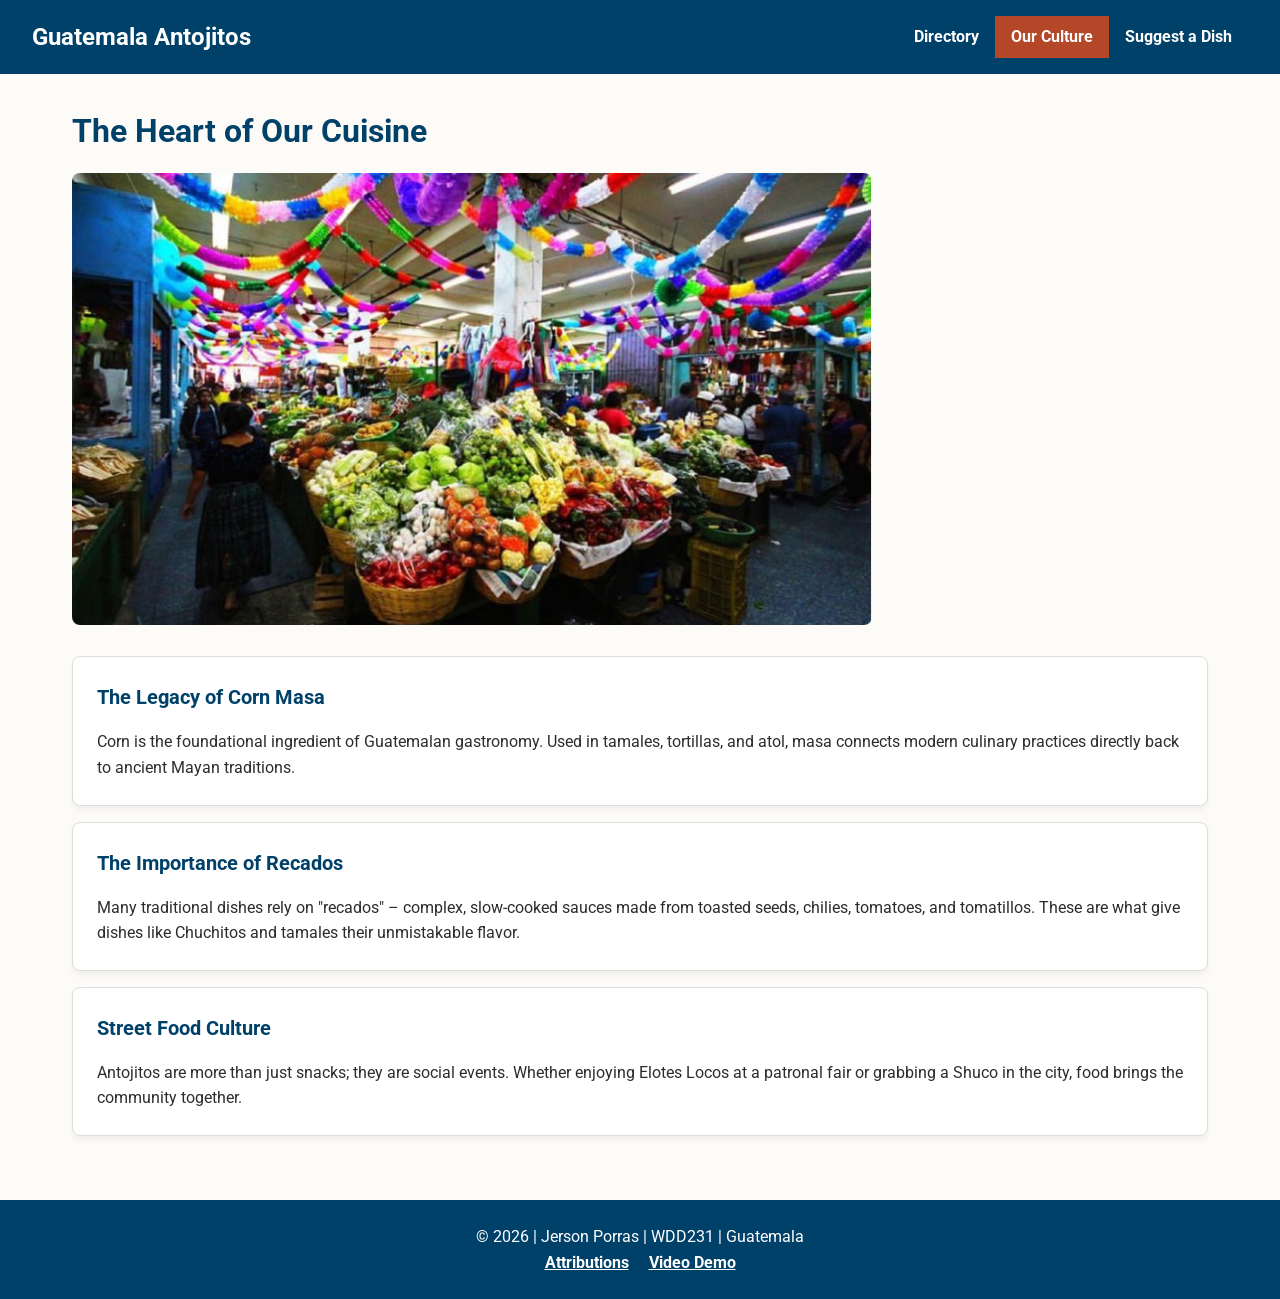
<file: FinalProject/details.html>
<!DOCTYPE html>
<html lang="en">
<head>
    <meta charset="UTF-8">
    <meta name="viewport" content="width=device-width, initial-scale=1.0">
    <title>Guatemala Antojitos | Our Culture</title>
    <meta name="description" content="Learn about the history and origins of traditional Guatemalan cuisine.">
    <meta name="author" content="Jerson Porras">
    <meta property="og:title" content="Culture of Antojitos">
    <meta property="og:type" content="website">
    <meta property="og:image" content="https://jersonprs31.github.io/wdd231/FinalProject/images/market.jpg">
    <meta property="og:url" content="https://jersonprs31.github.io/wdd231/FinalProject/details.html">
    <meta property="og:description" content="Learn about the history and origins of traditional Guatemalan cuisine.">
    <link rel="icon" href="images/favicon.ico" type="image/x-icon">
    <link rel="preconnect" href="https://fonts.googleapis.com">
    <link rel="preconnect" href="https://fonts.gstatic.com" crossorigin>
    <link href="https://fonts.googleapis.com/css2?family=Roboto:wght@400;700&display=swap" rel="stylesheet">
    <link rel="stylesheet" href="styles/styles.css">
    <link rel="stylesheet" href="styles/larger.css">
    <script type="module" src="scripts/main.js"></script>
</head>
<body>
    <header>
        <div class="site-title">Guatemala Antojitos</div>
        <button id="hamburger-menu" aria-label="Open Navigation">&#9776;</button>
        <nav id="primary-nav">
            <ul>
                <li><a href="index.html">Directory</a></li>
                <li><a href="details.html" class="active">Our Culture</a></li>
                <li><a href="contact.html">Suggest a Dish</a></li>
            </ul>
        </nav>
    </header>

    <main>
        <h1>The Heart of Our Cuisine</h1>
        
        <img src="images/market.jpg" alt="A colorful traditional Guatemalan market with food stalls" width="800" height="400" loading="lazy" class="hero-img">
        
        <div class="card">
            <h2>The Legacy of Corn Masa</h2>
            <p>Corn is the foundational ingredient of Guatemalan gastronomy. Used in tamales, tortillas, and atol, masa connects modern culinary practices directly back to ancient Mayan traditions.</p>
        </div>
        <div class="card mt-1">
            <h2>The Importance of Recados</h2>
            <p>Many traditional dishes rely on "recados" – complex, slow-cooked sauces made from toasted seeds, chilies, tomatoes, and tomatillos. These are what give dishes like Chuchitos and tamales their unmistakable flavor.</p>
        </div>
        <div class="card mt-1">
            <h2>Street Food Culture</h2>
            <p>Antojitos are more than just snacks; they are social events. Whether enjoying Elotes Locos at a patronal fair or grabbing a Shuco in the city, food brings the community together.</p>
        </div>
    </main>

    <footer>
        <p>&copy; 2026 | Jerson Porras | WDD231 | Guatemala</p>
        <a href="attributions.html">Attributions</a>
        <a href="https://www.loom.com/share/077d96fbfaeb414eab3be938324735cf" target="_blank">Video Demo</a>
    </footer>
</body>
</html>
</file>
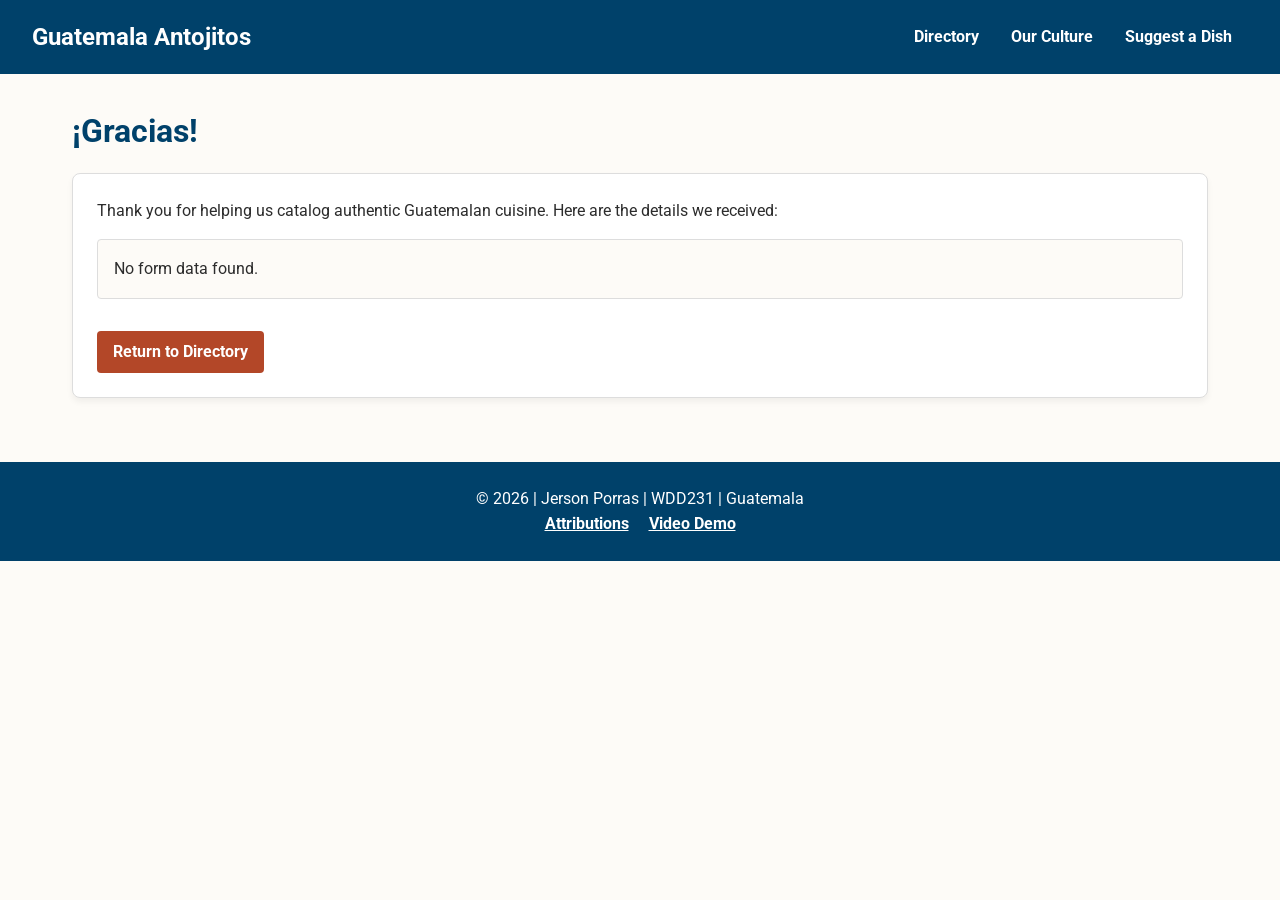
<file: FinalProject/form-action.html>
<!DOCTYPE html>
<html lang="en">
<head>
    <meta charset="UTF-8">
    <meta name="viewport" content="width=device-width, initial-scale=1.0">
    <title>Guatemala Antojitos | Submission Success</title>
    <meta name="description" content="Form submission success page.">
    <meta name="author" content="Jerson Porras">
    <meta property="og:title" content="Submission Success">
    <meta property="og:type" content="website">
    <meta property="og:image" content="https://jersonprs31.github.io/wdd231/FinalProject/images/hero.jpg">
    <meta property="og:url" content="https://jersonprs31.github.io/wdd231/FinalProject/form-action.html">
    <meta property="og:description" content="Form submission success page.">
    <link rel="icon" href="images/favicon.ico" type="image/x-icon">
    <link rel="preconnect" href="https://fonts.googleapis.com">
    <link rel="preconnect" href="https://fonts.gstatic.com" crossorigin>
    <link href="https://fonts.googleapis.com/css2?family=Roboto:wght@400;700&display=swap" rel="stylesheet">
    <link rel="stylesheet" href="styles/styles.css">
    <link rel="stylesheet" href="styles/larger.css">
    <script type="module" src="scripts/main.js"></script>
</head>
<body>
    <header>
        <div class="site-title">Guatemala Antojitos</div>
        <button id="hamburger-menu" aria-label="Open Navigation">&#9776;</button>
        <nav id="primary-nav">
            <ul>
                <li><a href="index.html">Directory</a></li>
                <li><a href="details.html">Our Culture</a></li>
                <li><a href="contact.html">Suggest a Dish</a></li>
            </ul>
        </nav>
    </header>

    <main>
        <h1>¡Gracias!</h1>
        <div class="card">
            <p>Thank you for helping us catalog authentic Guatemalan cuisine. Here are the details we received:</p>
            <div id="results"></div>
            <a href="index.html" class="view-details return-link">Return to Directory</a>
        </div>
    </main>

    <footer>
        <p>&copy; 2026 | Jerson Porras | WDD231 | Guatemala</p>
        <a href="attributions.html">Attributions</a>
        <a href="https://www.loom.com/share/077d96fbfaeb414eab3be938324735cf" target="_blank">Video Demo</a>
    </footer>
</body>
</html>
</file>
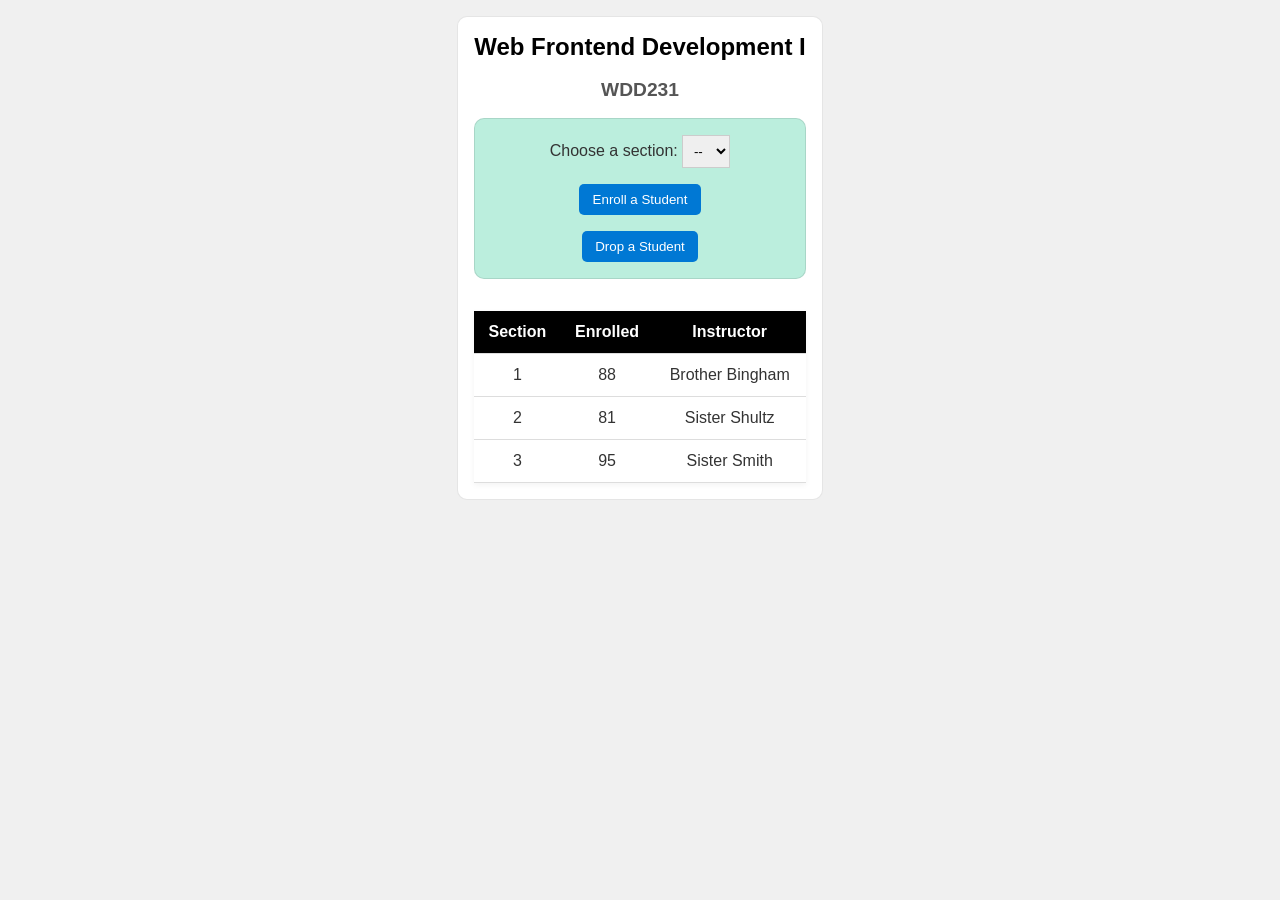
<file: week3/modules.html>
<!DOCTYPE html>
<html lang="en">

<head>
  <meta charset="UTF-8">
  <meta name="viewport" content="width=device-width, initial-scale=1.0">
  <title>Modules Example: Course and Sections</title>
  <link rel="stylesheet" href="styles/modules.css">
  <script type="module" src="scripts/modules.mjs"></script>
</head>

<body>
  <main>
  <h1 id="courseName"></h1>
  <h2 id="courseCode"></h2>

  <div id="enrollment">
    <label for="sectionNumber">Choose a section:</label>
    <select id="sectionNumber">
      <option value="0" disabled selected>--</option>
    </select>
    <button id="enrollStudent">Enroll a Student</button>
    <button id="dropStudent">Drop a Student</button>
  </div>

  <table>
    <thead>
      <tr>
        <th>Section</th>
        <th>Enrolled</th>
        <th>Instructor</th>
      </tr>
    </thead>
    <tbody id="sections"></tbody>
  </table>
  </main>
</body>

</html>
</file>
<file: styles/small.css>
:root {
    --text-color: #000;
    --bg-color: #f0f0f0;
    --card-header-bg: #2b2b2b;
    --card-header-text: #fff;
    --card-body-bg: #d3d3d3;
    --nav-bg: #2b2b2b;
    --completed-bg: #8c8c8c;
    --incomplete-bg: #e0e0e0;
}

body {
    font-family: 'Roboto', sans-serif;
    margin: 0;
    padding: 0;
    background-color: var(--bg-color);
    color: var(--text-color);
}

header {
    display: flex;
    justify-content: space-between;
    align-items: center;
    padding: 1rem;
    background-color: #fff;
    border-bottom: 1px solid #ccc;
}

.header-logo {
    display: flex;
    align-items: center;
    gap: 15px;
    font-size: 1.5rem;
}

#menu-button {
    background: #e0e0e0;
    border: 1px solid #000;
    font-size: 1.8rem;
    cursor: pointer;
    padding: 0.2rem 0.6rem;
    display: block;
}

nav {
    background-color: var(--nav-bg);
    color: #ffffff;
}

nav ul {
    list-style: none;
    padding: 0;
    margin: 0;
    display: none;
    flex-direction: column;
}

nav ul.open {
    display: flex;
}

nav a {
    display: block;
    color: #ffffff;
    text-decoration: none;
    padding: 1rem;
    border-bottom: 1px solid #444;
}

nav a:hover, nav a.active {
    background-color: #000000;
    color: #ffffff;
}

main {
    padding: 1rem;
    max-width: 1000px;
    margin: 0 auto;
}

h1 {
    font-weight: normal;
    margin-top: 0;
}

.top-content {
    display: flex;
    flex-direction: column;
    gap: 1.5rem;
    margin-bottom: 1.5rem;
}

.card {
    border: 1px solid #000;
}

.card h2 {
    background-color: var(--card-header-bg);
    color: var(--card-header-text);
    margin: 0;
    padding: 0.8rem;
    text-align: center;
    font-size: 1.1rem;
}

.card-body {
    background-color: var(--card-body-bg);
    padding: 1.5rem;
}

.photo-card .card-body {
    display: flex;
    justify-content: center;
    align-items: center;
}

.photo-card img {
    max-width: 100%;
    height: auto;
    background-color: #bbb;
    display: block;
}

.filter-buttons {
    display: flex;
    gap: 10px;
    justify-content: center;
    margin-bottom: 1rem;
}

.filter-buttons button {
    padding: 0.5rem;
    flex: 1;
    cursor: pointer;
    border: 1px solid #000;
    background: var(--incomplete-bg);
    font-weight: bold;
    border-radius: 4px;
    color: #000;
}

.filter-buttons button:hover {
    background: var(--completed-bg);
    color: #fff;
}

#course-list {
    display: flex;
    flex-direction: column;
    gap: 10px;
}

.course-card {
    padding: 0.8rem;
    border: 1px solid #000;
    text-align: center;
    font-weight: bold;
    border-radius: 4px;
}

.completed {
    background-color: var(--completed-bg);
    color: #ffffff;
}

.incomplete {
    background-color: var(--incomplete-bg);
    color: #000000;
}

.credits-tally {
    text-align: center;
    margin-top: 1rem;
    font-size: 0.9rem;
    font-weight: bold;
}

footer {
    background-color: var(--card-body-bg);
    text-align: center;
    padding: 1.5rem;
    border-top: 1px solid #000;
}

.social-links {
    display: flex;
    justify-content: center;
    gap: 15px;
    margin-bottom: 10px;
}

.social-links img {
    filter: invert(0);
}

footer p {
    margin: 5px 0;
    font-size: 0.9rem;
}
</file>
<file: styles/larger.css>
@media (min-width: 768px) {
    #menu-button {
        display: none;
    }
    
    nav ul {
        display: flex !important;
        flex-direction: row;
    }

    nav a {
        padding: 1rem 2rem;
        border-bottom: none;
        border-right: 1px solid #444;
    }

    .top-content {
        flex-direction: row;
    }

    .about-card {
        flex: 2;
    }

    .photo-card {
        flex: 1;
    }

    #course-list {
        flex-direction: row;
        flex-wrap: wrap;
        justify-content: center;
    }

    .course-card {
        flex: 1 1 30%;
    }
}
</file>
<file: chamber/styles/small.css>
body {
    font-family: 'Open Sans', sans-serif;
    color: #333333;
    background-color: #ffffff;
}

header {
    background-color: #1e1e1e;
    color: #ffffff;
    padding: 1rem;
    display: flex;
    flex-direction: column;
    align-items: center;
}

.logo-box {
    display: flex;
    align-items: center;
    gap: 1rem;
}

.logo-box h1 {
    font-size: 1.5rem;
    margin: 0;
}

#menu-btn {
    font-size: 2rem;
    background: none;
    border: none;
    color: #ffffff;
    cursor: pointer;
    margin-top: 1rem;
}

#primary-nav {
    display: none;
    width: 100%;
    margin-top: 1rem;
}

#primary-nav.open {
    display: block;
}

#primary-nav ul {
    list-style-type: none;
    padding: 0;
    margin: 0;
}

#primary-nav li {
    text-align: center;
}

#primary-nav a {
    display: block;
    padding: 1rem;
    color: #ffffff;
    text-decoration: none;
    font-weight: bold;
}

#primary-nav a:hover, #primary-nav a.active {
    background-color: #f2a900;
    color: #1e1e1e;
}

main {
    padding: 1rem;
    max-width: 1200px;
    margin: 0 auto;
}

.toggle-buttons {
    text-align: center;
    margin-bottom: 1rem;
}

.toggle-buttons button {
    padding: 0.5rem 1rem;
    font-size: 1rem;
    cursor: pointer;
    background-color: #0b3d91;
    color: #ffffff;
    border: none;
    border-radius: 4px;
    margin: 0 0.2rem;
}

.toggle-buttons button:hover {
    background-color: #f2a900;
    color: #333333;
}

#members-container.grid {
    display: grid;
    grid-template-columns: 1fr;
    gap: 1rem;
}

#members-container.grid section {
    border: 1px solid #cccccc;
    border-radius: 8px;
    padding: 1rem;
    text-align: center;
    background-color: #f9f9f9;
    box-shadow: 0 4px 8px #0000001a;
}

#members-container.grid img {
    max-width: 100%;
    height: auto;
    object-fit: contain;
    max-height: 150px;
    margin-bottom: 1rem;
}

#members-container.list {
    display: flex;
    flex-direction: column;
}

#members-container.list section {
    display: flex;
    flex-direction: column;
    padding: 1rem;
    border-bottom: 1px solid #cccccc;
}

#members-container.list section img {
    display: none;
}

footer {
    background-color: #1e1e1e;
    color: #ffffff;
    text-align: center;
    padding: 2rem 1rem;
}

.footer-info p, .footer-dev p {
    margin: 0.5rem 0;
}

.hero {
    position: relative;
    text-align: center;
    color: #ffffff;
    background-color: #333333;
    margin-bottom: 2rem;
}

.hero img {
    width: 100%;
    height: auto;
    border-radius: 8px;
    filter: brightness(60%);
}

.hero-content {
    position: absolute;
    top: 50%;
    left: 50%;
    transform: translate(-50%, -50%);
    width: 90%;
}

.cta-button {
    display: inline-block;
    background-color: #f2a900;
    color: #1e1e1e;
    padding: 10px 20px;
    text-decoration: none;
    font-weight: bold;
    border-radius: 5px;
    margin-top: 1rem;
    box-shadow: 0 4px 6px #0000004d;
}

.cta-button:hover {
    background-color: #d19200;
}

.home-grid {
    display: flex;
    flex-direction: column;
    gap: 1.5rem;
}

.events-section, .weather-section, .spotlights-section {
    background-color: #f9f9f9;
    padding: 1.5rem;
    border-radius: 8px;
    border: 1px solid #dddddd;
    box-shadow: 0 2px 5px #0000001a;
}

#current-weather {
    display: flex;
    align-items: center;
    gap: 1rem;
}

.spotlights-grid {
    display: flex;
    flex-direction: column;
    gap: 1rem;
}

.spotlight-card {
    background-color: #ffffff;
    border: 1px solid #cccccc;
    padding: 1rem;
    text-align: center;
    border-radius: 5px;
}

.spotlight-card img {
    max-height: 80px;
    margin: 10px 0;
}

.join-grid {
    display: flex;
    flex-direction: column;
    gap: 2rem;
}

form fieldset {
    border: 1px solid #cccccc;
    border-radius: 8px;
    padding: 1.5rem;
    margin-bottom: 1.5rem;
    background-color: #f9f9f9;
}

form legend {
    color: #0b3d91;
    font-weight: bold;
    padding: 0 0.5rem;
}

form label {
    display: block;
    margin-bottom: 1rem;
    font-size: 0.9rem;
}

.radio-label {
    display: flex;
    align-items: center;
    gap: 0.5rem;
    font-size: 1rem;
}

form input[type="text"], 
form input[type="email"], 
form input[type="tel"], 
form textarea {
    width: 100%;
    padding: 0.75rem;
    margin-top: 0.25rem;
    border: 1px solid #cccccc;
    border-radius: 4px;
    box-sizing: border-box;
    font-family: inherit;
}

.submitBtn {
    background-color: #0b3d91;
    color: #ffffff;
    border: none;
    padding: 1rem 2rem;
    font-size: 1.1rem;
    font-weight: bold;
    border-radius: 5px;
    cursor: pointer;
    width: 100%;
}

.submitBtn:hover {
    background-color: #082d6b;
}

.membership-benefits {
    display: flex;
    flex-direction: column;
    gap: 1rem;
}

.benefit-card {
    background-color: #ffffff;
    border: 1px solid #dddddd;
    padding: 1.5rem;
    border-radius: 8px;
    box-shadow: 0 2px 5px #0000001a;
}

.benefit-card h4 {
    margin-top: 0;
    color: #0b3d91;
}

.thank-you-container {
    text-align: center;
    padding: 2rem 1rem;
    background-color: #f9f9f9;
    border: 1px solid #dddddd;
    border-radius: 8px;
    max-width: 600px;
    margin: 2rem auto;
    box-shadow: 0 2px 5px #0000001a;
}

.submission-details {
    text-align: left;
    background-color: #ffffff;
    padding: 1.5rem;
    border: 1px solid #cccccc;
    border-radius: 5px;
    margin-top: 1.5rem;
}

.submission-details h3 {
    margin-top: 0;
    color: #0b3d91;
    border-bottom: 2px solid #f2a900;
    padding-bottom: 0.5rem;
}

.submission-details p {
    margin: 0.5rem 0;
}

.discover-main {
    display: flex;
    flex-direction: column;
    gap: 1.5rem;
}

.sidebar {
    background-color: #f9f9f9;
    border: 1px solid #cccccc;
    border-radius: 8px;
    padding: 1.5rem;
}

.visit-message {
    background-color: #f2a900;
    color: #1e1e1e;
    padding: 1rem;
    text-align: center;
    font-weight: bold;
    border-radius: 4px;
    margin-bottom: 1rem;
}

.demographics h2 {
    margin-top: 0;
    color: #0b3d91;
    font-size: 1.25rem;
}

.discover-grid {
    display: grid;
    gap: 1.5rem;
    grid-template-columns: 1fr;
    grid-template-areas:
        "card1"
        "card2"
        "card3"
        "card4"
        "card5"
        "card6"
        "card7"
        "card8";
}

.discover-card {
    border: 1px solid #cccccc;
    border-radius: 8px;
    padding: 1rem;
    background-color: #f9f9f9;
    text-align: center;
    box-shadow: 0 4px 8px #0000001a;
}

.discover-card figure {
    margin: 0 0 1rem 0;
    padding: 0;
    overflow: hidden;
}

.discover-card img {
    width: 100%;
    height: 200px;
    object-fit: cover;
    border-radius: 4px;
    transition: transform 0.3s ease, box-shadow 0.3s ease;
}

.discover-card h2 {
    font-size: 1.25rem;
    margin-top: 0;
    color: #0b3d91;
}

.discover-card address {
    font-style: italic;
    color: #555555;
    margin-bottom: 0.5rem;
}

.discover-card button {
    background-color: #0b3d91;
    color: #ffffff;
    border: none;
    padding: 0.5rem 1rem;
    border-radius: 4px;
    cursor: pointer;
    font-weight: bold;
    margin-top: 1rem;
}

.discover-card button:hover {
    background-color: #f2a900;
    color: #1e1e1e;
}
</file>
<file: chamber/styles/larger.css>
@media (min-width: 641px) {
    .discover-main {
        flex-direction: row;
        align-items: flex-start;
    }

    .sidebar {
        flex: 1;
        position: sticky;
        top: 20px;
    }

    .content-area {
        flex: 3;
    }

    .discover-grid {
        grid-template-columns: 1fr 1fr;
        grid-template-areas:
            "card1 card2"
            "card3 card4"
            "card5 card6"
            "card7 card8";
    }

    .discover-card:hover img {
        transform: scale(1.05);
        box-shadow: 0 6px 12px #0000004d;
    }
}

@media (min-width: 768px) {
    header {
        flex-direction: row;
        justify-content: space-between;
    }

    #menu-btn {
        display: none;
    }

    #primary-nav {
        display: flex;
        width: auto;
        margin-top: 0;
    }

    #primary-nav ul {
        display: flex;
        gap: 1rem;
    }

    #members-container.grid {
        grid-template-columns: repeat(auto-fit, minmax(300px, 1fr));
    }

    #members-container.list section {
        flex-direction: row;
        justify-content: space-between;
        align-items: center;
    }

    footer {
        display: flex;
        justify-content: space-around;
        align-items: center;
        text-align: left;
    }

    .home-grid {
        display: grid;
        grid-template-columns: 1fr 1fr;
        grid-template-areas: 
            "events weather"
            "spotlights spotlights";
        gap: 2rem;
    }

    .events-section { grid-area: events; }
    .weather-section { grid-area: weather; }
    .spotlights-section { grid-area: spotlights; }

    .spotlights-grid {
        flex-direction: row;
        justify-content: space-between;
    }

    .spotlight-card {
        flex: 1;
        margin: 0 0.5rem;
    }

    .join-grid {
        display: grid;
        grid-template-columns: 1fr 1fr;
        gap: 2rem;
        align-items: start;
    }
}

@media (min-width: 1025px) {
    .discover-grid {
        grid-template-columns: 1fr 1fr 1fr;
        grid-template-areas:
            "card1 card1 card2"
            "card3 card4 card5"
            "card6 card7 card8";
    }

    .discover-card:nth-child(1) { grid-area: card1; }
    .discover-card:nth-child(2) { grid-area: card2; }
    .discover-card:nth-child(3) { grid-area: card3; }
    .discover-card:nth-child(4) { grid-area: card4; }
    .discover-card:nth-child(5) { grid-area: card5; }
    .discover-card:nth-child(6) { grid-area: card6; }
    .discover-card:nth-child(7) { grid-area: card7; }
    .discover-card:nth-child(8) { grid-area: card8; }
}
</file>
<file: FinalProject/styles/styles.css>
:root {
  --primary-color: #00416a;
  --secondary-color: #b34728;
  --background-color: #fdfbf7;
  --text-color: #2c2c2c;
  --white: #ffffff;
}

* {
  box-sizing: border-box;
  margin: 0;
  padding: 0;
}

body {
  font-family: 'Roboto', Arial, sans-serif;
  background-color: var(--background-color);
  color: var(--text-color);
  line-height: 1.6;
}

header {
  background-color: var(--primary-color);
  color: var(--white);
  display: flex;
  justify-content: space-between;
  align-items: center;
  padding: 1rem 2rem;
  position: relative;
}

.site-title {
  font-size: 1.5rem;
  font-weight: 700;
}

#hamburger-menu {
  background: none;
  border: none;
  color: var(--white);
  font-size: 2rem;
  cursor: pointer;
  display: block;
}

nav {
  display: none;
  width: 100%;
  background-color: var(--primary-color);
  position: absolute;
  top: 100%;
  left: 0;
  z-index: 10;
}

nav.open {
  display: block;
}

nav ul {
  list-style-type: none;
  display: flex;
  flex-direction: column;
}

nav ul li a {
  display: block;
  padding: 1rem;
  color: var(--white);
  text-decoration: none;
  text-align: center;
  font-weight: 700;
}

nav ul li a:hover, nav ul li a.active {
  background-color: var(--secondary-color);
}

main {
  padding: 2rem;
  max-width: 1200px;
  margin: 0 auto;
}

h1, h2, h3 {
  margin-bottom: 1rem;
  color: var(--primary-color);
}

.grid-layout {
  display: grid;
  grid-template-columns: 1fr;
  gap: 1.5rem;
}

.card {
  background-color: var(--white);
  border: 1px solid #ddd;
  border-radius: 8px;
  padding: 1.5rem;
  box-shadow: 0 4px 6px rgba(0,0,0,0.05);
}

.card h2 {
  font-size: 1.25rem;
}

.tag {
  display: inline-block;
  background-color: var(--primary-color);
  color: var(--white);
  padding: 0.2rem 0.5rem;
  border-radius: 4px;
  font-size: 0.8rem;
  margin-bottom: 0.5rem;
}

.view-details {
  background-color: var(--secondary-color);
  color: var(--white);
  border: none;
  padding: 0.5rem 1rem;
  margin-top: 1rem;
  cursor: pointer;
  border-radius: 4px;
  font-family: inherit;
  font-weight: bold;
}

.view-details:hover {
  background-color: #8c361e;
}

dialog {
  border: none;
  border-radius: 8px;
  padding: 2rem;
  max-width: 500px;
  margin: auto;
  box-shadow: 0 5px 15px rgba(0,0,0,0.3);
  background-color: var(--background-color);
}

dialog::backdrop {
  background: rgba(0, 0, 0, 0.6);
}

#close-modal {
  margin-top: 1.5rem;
  background-color: var(--secondary-color);
  color: var(--white);
  border: none;
  padding: 0.5rem 1rem;
  cursor: pointer;
  border-radius: 4px;
  font-weight: bold;
}

form {
  display: flex;
  flex-direction: column;
  max-width: 500px;
  margin: 0 auto;
  background-color: var(--white);
  padding: 2rem;
  border-radius: 8px;
  box-shadow: 0 4px 6px rgba(0,0,0,0.05);
}

form label {
  margin-top: 1rem;
  font-weight: bold;
  color: var(--primary-color);
}

form input, form select {
  padding: 0.75rem;
  margin-top: 0.5rem;
  border: 1px solid #ccc;
  border-radius: 4px;
  font-family: inherit;
}

form button {
  margin-top: 1.5rem;
  background-color: var(--secondary-color);
  color: var(--white);
  border: none;
  padding: 1rem;
  cursor: pointer;
  border-radius: 4px;
  font-size: 1rem;
  font-weight: bold;
}

form button:hover {
  background-color: #8c361e;
}

footer {
  background-color: var(--primary-color);
  color: var(--white);
  text-align: center;
  padding: 1.5rem;
  margin-top: 2rem;
}

footer a {
  color: var(--white);
  text-decoration: underline;
  margin: 0 0.5rem;
  font-weight: bold;
}

footer a:hover {
  text-decoration: none;
}

.hero-img {
  max-width: 100%;
  height: auto;
  border-radius: 8px;
  margin-bottom: 1.5rem;
}

#modal-desc {
  margin-bottom: 1rem;
}

.mt-1 {
  margin-top: 1rem;
}

#results {
  margin: 1rem 0;
  padding: 1rem;
  background-color: var(--background-color);
  border: 1px solid #ddd;
  border-radius: 4px;
}

.return-link {
  display: inline-block;
  text-decoration: none;
  text-align: center;
}
</file>
<file: FinalProject/styles/larger.css>
@media (min-width: 768px) {
  #hamburger-menu {
    display: none;
  }
  
  nav {
    display: block;
    position: static;
    width: auto;
  }
  
  nav ul {
    flex-direction: row;
  }
  
  nav ul li a {
    padding: 0.5rem 1rem;
  }
  
  .grid-layout {
    grid-template-columns: repeat(2, 1fr);
  }
}

@media (min-width: 1024px) {
  .grid-layout {
    grid-template-columns: repeat(3, 1fr);
  }
}
</file>
<file: week3/styles/modules.css>
* {
  margin: 0;
  padding: 0;
  box-sizing: border-box;
}

body {
  font-family: Arial, sans-serif;
  background-color: #f0f0f0;
}

main {
  padding: 1rem;
  background-color: #fff;
  color: #333;
  width: fit-content;
  margin: 1rem auto;
  border: 1px solid rgb(0 0 0 / 10%);
  border-radius: 10px;
}

h1 {
  font-size: 1.5rem;
  color: #000;
}

h2 {
  font-size: 1.2rem;
  color: #555;
}

h1,
h2 {
  text-align: center;;
  margin-bottom: 1.1rem;
}

form p {
  margin: .5rem;
  font-weight: bold;
}

#enrollment {
  padding: 1rem 1rem 0 1rem;
  border: 1px solid rgb(0 0 0 / 10%);
  border-radius: 10px;
  background-color: #bed;
  text-align: center;
}

select {
  padding: 0.5em;
  border: 1px solid #ccc;
  width: 3rem;
}

button {
  display: block;
  margin: 1rem auto;
  padding: 0.6em 1em;
  border: none;
  border-radius: 5px;
  background-color: #0078d4;
  color: white;
  cursor: pointer;
}

button:hover {
  background-color: #005fa3;
}

table {
  margin-top: 2rem;
  width: 100%;
  border-collapse: collapse;
  background-color: white;
  box-shadow: 0 2px 6px rgb(0 0 0 / 5%);
}

th,
td {
  padding: 0.75rem;
  text-align: center;
  border-bottom: 1px solid #ddd;
}

th {
  background-color: #000;
  color: white;
  font-weight: bold;
}

tr:hover {
  background-color: #bbb;
}
</file>
